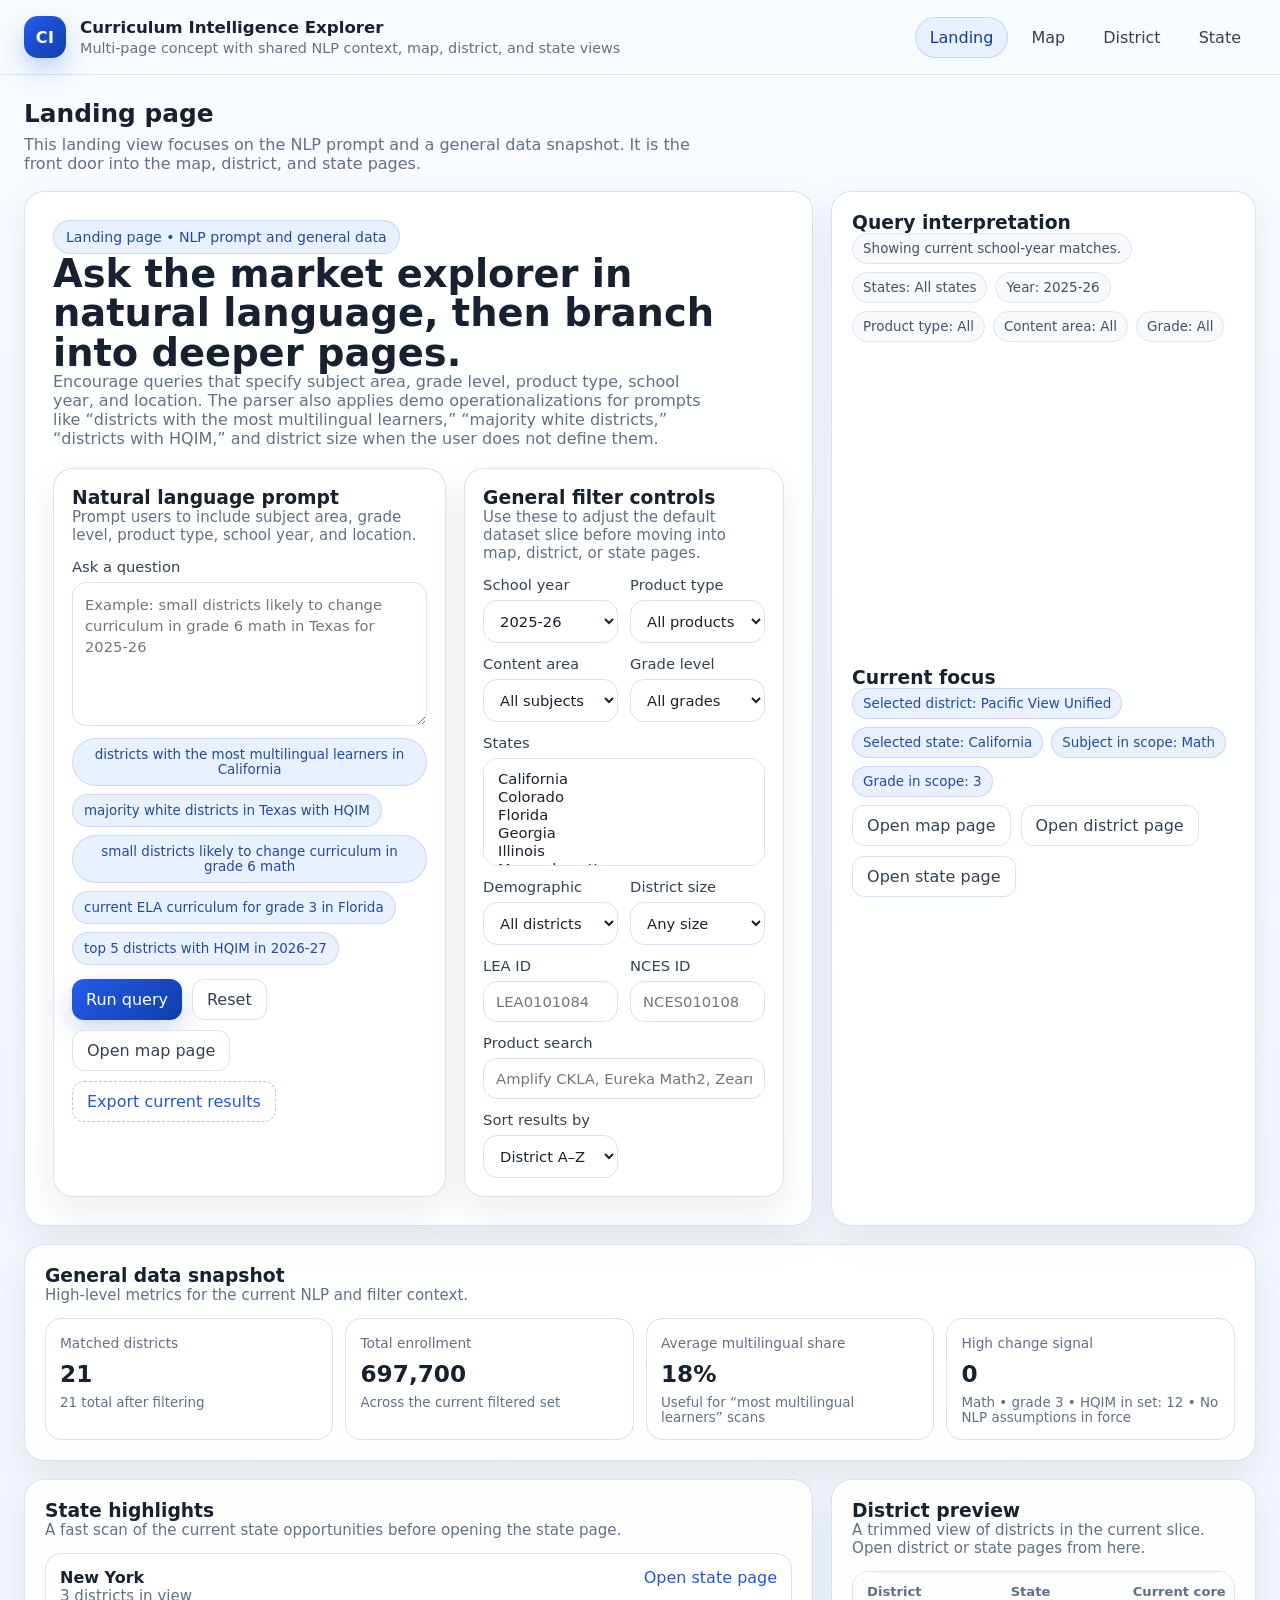
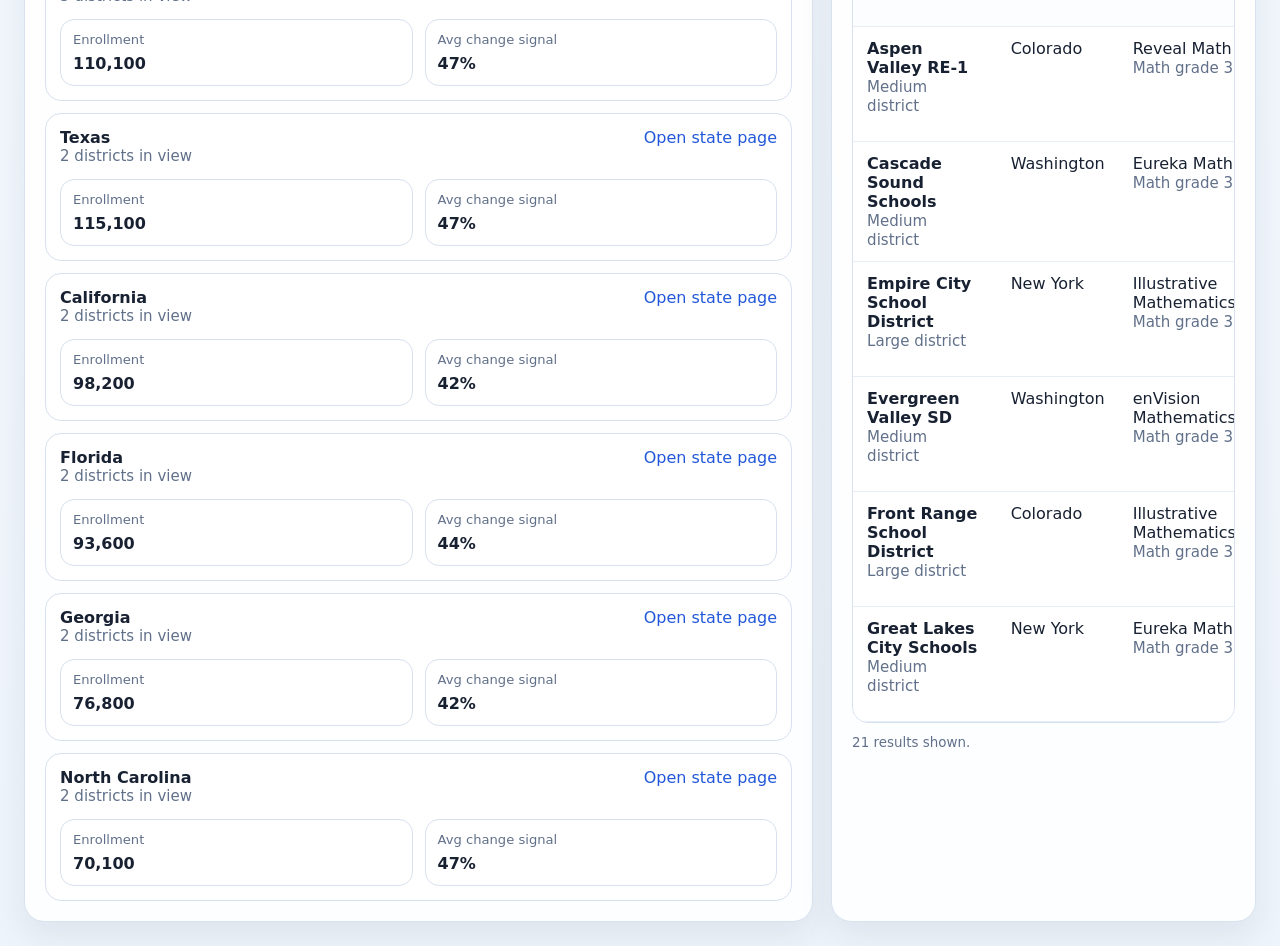
<file: curriculum_intelligence_multipage/index.html>
<!DOCTYPE html>
<html lang="en">
<head>
  <meta charset="utf-8">
  <meta name="viewport" content="width=device-width, initial-scale=1">
  <title>Landing page</title>
  <link rel="stylesheet" href="assets/styles.css">
</head>
<body data-page="landing">
  <header class="site-header">
    <div class="header-inner">
      <div class="brand">
        <div class="logo">CI</div>
        <div>
          <h1>Curriculum Intelligence Explorer</h1>
          <p>Multi-page concept with shared NLP context, map, district, and state views</p>
        </div>
      </div>
      <nav class="nav" aria-label="Primary">
        <a data-page="index.html" href="index.html">Landing</a>
        <a data-page="map.html" href="map.html">Map</a>
        <a data-page="district.html" href="district.html">District</a>
        <a data-page="state.html" href="state.html">State</a>
      </nav>
    </div>
  </header>
  <main class="page">
    <div class="section-header" style="margin-bottom:18px">
      <div>
        <h2 class="page-title">Landing page</h2>
        <p class="page-intro">This landing view focuses on the NLP prompt and a general data snapshot. It is the front door into the map, district, and state pages.</p>
      </div>
    </div>
    
<div class="page-grid landing-grid">
  <section class="panel hero">
    <span class="eyebrow">Landing page • NLP prompt and general data</span>
    <h2>Ask the market explorer in natural language, then branch into deeper pages.</h2>
    <p>Encourage queries that specify subject area, grade level, product type, school year, and location. The parser also applies demo operationalizations for prompts like “districts with the most multilingual learners,” “majority white districts,” “districts with HQIM,” and district size when the user does not define them.</p>
    <div class="hero-grid">
      <div class="panel" style="padding:18px">
        <div class="section-header">
          <div>
            <h3>Natural language prompt</h3>
            <div class="small-text">Prompt users to include subject area, grade level, product type, school year, and location.</div>
          </div>
        </div>
        <label>
          Ask a question
          <textarea id="landingQuery" placeholder="Example: small districts likely to change curriculum in grade 6 math in Texas for 2025-26"></textarea>
        </label>
        <div class="examples" id="landingExamples"></div>
        <div class="button-row">
          <button id="landingRun" class="primary" type="button">Run query</button>
          <button id="landingReset" class="secondary" type="button">Reset</button>
          <a id="landingOpenMap" class="button-link secondary" href="map.html">Open map page</a>
          <button id="landingExport" class="ghost" type="button">Export current results</button>
        </div>
      </div>
      <aside class="panel" style="padding:18px">
        <div class="section-header">
          <div>
            <h3>General filter controls</h3>
            <div class="small-text">Use these to adjust the default dataset slice before moving into map, district, or state pages.</div>
          </div>
        </div>
        <div id="landingFilters"></div>
      </aside>
    </div>
  </section>
  <aside class="panel stack">
    <div>
      <h3>Query interpretation</h3>
      <div class="chip-row" id="landingInterpretation"></div>
    </div>
    <div>
      <h3>Current focus</h3>
      <div id="landingCurrentFocus"></div>
    </div>
  </aside>
  <section class="panel" style="grid-column:1/-1">
    <div class="section-header">
      <div>
        <h3>General data snapshot</h3>
        <div class="small-text">High-level metrics for the current NLP and filter context.</div>
      </div>
    </div>
    <div class="metrics-grid" id="landingMetrics"></div>
  </section>
  <section class="panel">
    <div class="section-header">
      <div>
        <h3>State highlights</h3>
        <div class="small-text">A fast scan of the current state opportunities before opening the state page.</div>
      </div>
    </div>
    <div id="landingStateHighlights"></div>
  </section>
  <section class="panel">
    <div class="section-header">
      <div>
        <h3>District preview</h3>
        <div class="small-text">A trimmed view of districts in the current slice. Open district or state pages from here.</div>
      </div>
    </div>
    <div id="landingDistrictTable"></div>
  </section>
</div>

  </main>
  <script src="assets/app.js"></script>
</body>
</html>
</file>
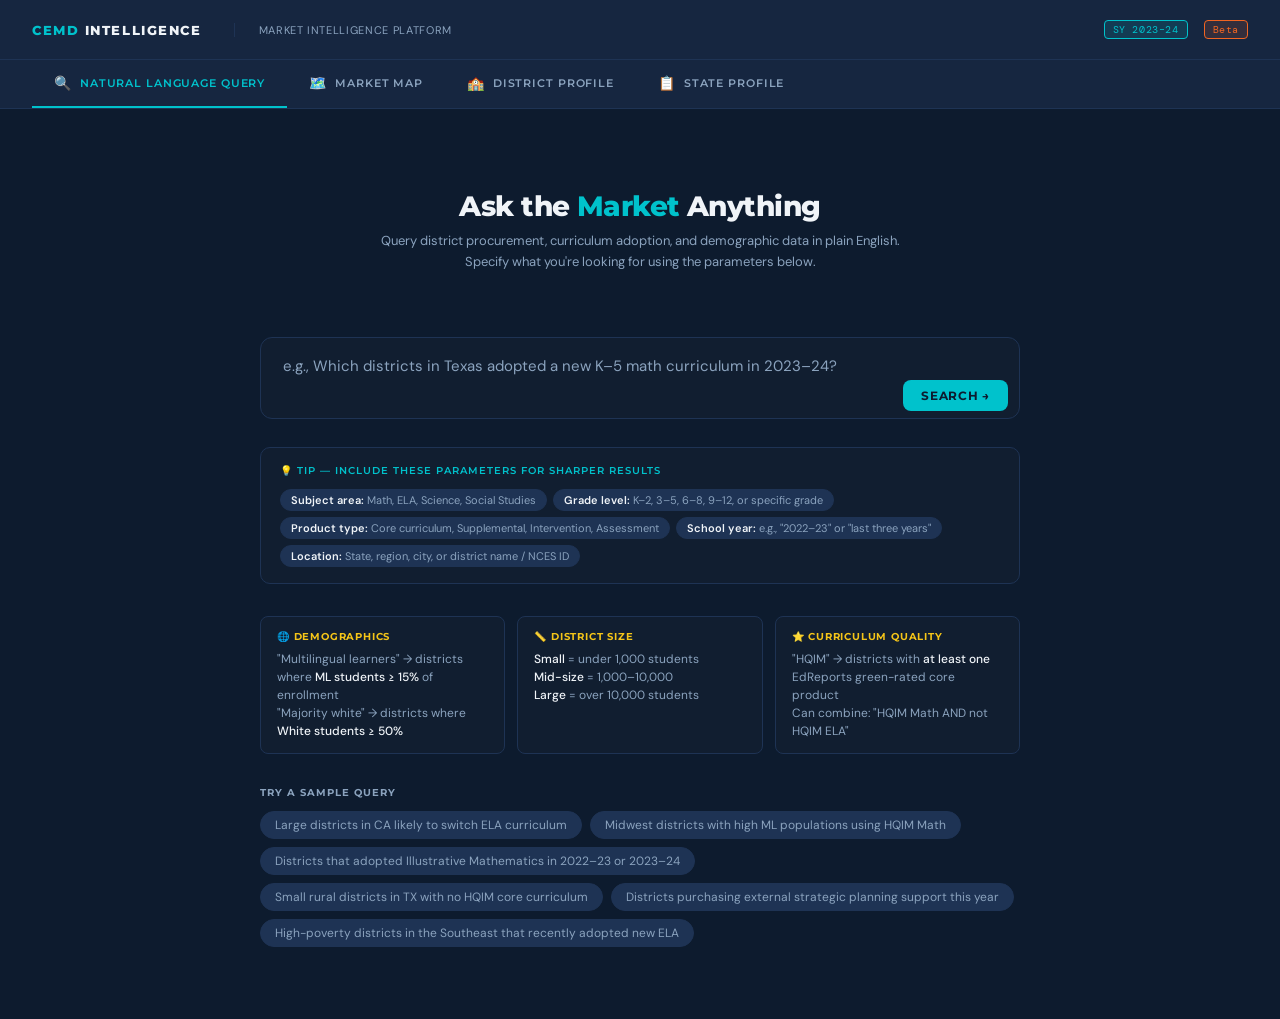
<file: cemd_dashboard.html>
<!DOCTYPE html>
<html lang="en">
<head>
<meta charset="UTF-8">
<meta name="viewport" content="width=device-width, initial-scale=1.0">
<title>CEMD Market Intelligence Dashboard</title>
<link href="https://fonts.googleapis.com/css2?family=Montserrat:wght@300;400;500;600;700;800&family=DM+Mono:wght@400;500&family=DM+Sans:wght@300;400;500&display=swap" rel="stylesheet">
<style>
  :root {
    --night-sky: #0D1B2E;
    --night-sky-mid: #162640;
    --night-sky-light: #1E3354;
    --aqua: #00C2CC;
    --aqua-dim: #00C2CC22;
    --naranja: #F26522;
    --daisy: #F5C518;
    --white: #F0F4F8;
    --muted: #8BA3BE;
    --border: #1E3354;
    --card: #111E30;
    --card-hover: #162640;
    --success: #3DD68C;
    --warn: #F5C518;
    --danger: #F26522;
    --font-head: 'Montserrat', sans-serif;
    --font-body: 'DM Sans', sans-serif;
    --font-mono: 'DM Mono', monospace;
  }

  * { box-sizing: border-box; margin: 0; padding: 0; }

  body {
    background: var(--night-sky);
    color: var(--white);
    font-family: var(--font-body);
    min-height: 100vh;
    font-size: 14px;
  }

  /* ─── HEADER ─── */
  header {
    background: var(--night-sky-mid);
    border-bottom: 1px solid var(--border);
    padding: 0 2rem;
    display: flex;
    align-items: center;
    gap: 2rem;
    height: 60px;
    position: sticky;
    top: 0;
    z-index: 100;
  }
  .logo {
    font-family: var(--font-head);
    font-weight: 800;
    font-size: 13px;
    letter-spacing: .12em;
    text-transform: uppercase;
    color: var(--aqua);
  }
  .logo span { color: var(--white); }
  .header-sub {
    font-size: 11px;
    color: var(--muted);
    letter-spacing: .06em;
    text-transform: uppercase;
    border-left: 1px solid var(--border);
    padding-left: 1.5rem;
  }
  .header-right {
    margin-left: auto;
    display: flex;
    align-items: center;
    gap: 1rem;
  }
  .badge {
    font-size: 10px;
    font-family: var(--font-mono);
    background: var(--aqua-dim);
    color: var(--aqua);
    border: 1px solid var(--aqua);
    border-radius: 4px;
    padding: 2px 8px;
    letter-spacing: .06em;
  }
  .badge.orange { background: #F2652222; color: var(--naranja); border-color: var(--naranja); }

  /* ─── TABS ─── */
  .tabs {
    display: flex;
    gap: 0;
    background: var(--night-sky-mid);
    border-bottom: 1px solid var(--border);
    padding: 0 2rem;
    overflow-x: auto;
  }
  .tab {
    font-family: var(--font-head);
    font-weight: 600;
    font-size: 11px;
    letter-spacing: .08em;
    text-transform: uppercase;
    color: var(--muted);
    padding: 14px 22px;
    cursor: pointer;
    border-bottom: 2px solid transparent;
    transition: all .2s;
    white-space: nowrap;
    display: flex;
    align-items: center;
    gap: 8px;
  }
  .tab:hover { color: var(--white); }
  .tab.active { color: var(--aqua); border-bottom-color: var(--aqua); }
  .tab-icon { font-size: 14px; }

  /* ─── LAYOUT ─── */
  .panel { display: none; padding: 2rem; max-width: 1400px; margin: 0 auto; }
  .panel.active { display: block; }

  /* ─── QUERY PANEL ─── */
  .query-hero {
    text-align: center;
    padding: 3rem 0 2rem;
  }
  .query-hero h1 {
    font-family: var(--font-head);
    font-weight: 800;
    font-size: 28px;
    letter-spacing: -.02em;
    margin-bottom: .5rem;
  }
  .query-hero h1 span { color: var(--aqua); }
  .query-hero p {
    color: var(--muted);
    font-size: 13px;
    max-width: 520px;
    margin: 0 auto 2rem;
    line-height: 1.6;
  }

  .query-box-wrap {
    max-width: 760px;
    margin: 0 auto 1.5rem;
    position: relative;
  }
  .query-input {
    width: 100%;
    background: var(--card);
    border: 1.5px solid var(--border);
    border-radius: 12px;
    padding: 1.1rem 5rem 1.1rem 1.4rem;
    font-family: var(--font-body);
    font-size: 15px;
    color: var(--white);
    outline: none;
    transition: border .2s, box-shadow .2s;
    resize: none;
    min-height: 72px;
    line-height: 1.5;
  }
  .query-input::placeholder { color: var(--muted); }
  .query-input:focus { border-color: var(--aqua); box-shadow: 0 0 0 3px var(--aqua-dim); }
  .query-submit {
    position: absolute;
    right: 12px;
    bottom: 12px;
    background: var(--aqua);
    color: var(--night-sky);
    border: none;
    border-radius: 8px;
    padding: 8px 18px;
    font-family: var(--font-head);
    font-weight: 700;
    font-size: 12px;
    letter-spacing: .06em;
    cursor: pointer;
    transition: all .15s;
    text-transform: uppercase;
  }
  .query-submit:hover { background: #00d9e4; transform: translateY(-1px); }
  .query-submit:active { transform: translateY(0); }

  .param-guide {
    max-width: 760px;
    margin: 0 auto 2rem;
    background: var(--card);
    border: 1px solid var(--border);
    border-radius: 10px;
    padding: 1rem 1.2rem;
  }
  .param-guide-title {
    font-family: var(--font-head);
    font-weight: 600;
    font-size: 10px;
    letter-spacing: .1em;
    text-transform: uppercase;
    color: var(--aqua);
    margin-bottom: .75rem;
  }
  .param-pills {
    display: flex;
    flex-wrap: wrap;
    gap: 6px;
  }
  .param-pill {
    background: var(--night-sky-light);
    border: 1px solid var(--border);
    border-radius: 20px;
    padding: 3px 10px;
    font-size: 11px;
    color: var(--muted);
  }
  .param-pill strong { color: var(--white); font-weight: 600; }

  .smart-mappings {
    max-width: 760px;
    margin: 0 auto 2rem;
    display: grid;
    grid-template-columns: repeat(3, 1fr);
    gap: .75rem;
  }
  .mapping-card {
    background: var(--card);
    border: 1px solid var(--border);
    border-radius: 8px;
    padding: .85rem 1rem;
  }
  .mapping-card-label {
    font-size: 10px;
    font-family: var(--font-head);
    font-weight: 700;
    text-transform: uppercase;
    letter-spacing: .08em;
    color: var(--daisy);
    margin-bottom: .4rem;
  }
  .mapping-card-text { font-size: 12px; color: var(--muted); line-height: 1.5; }
  .mapping-card-text em { color: var(--white); font-style: normal; font-weight: 500; }

  .sample-queries {
    max-width: 760px;
    margin: 0 auto 2.5rem;
  }
  .sample-label {
    font-size: 10px;
    font-family: var(--font-head);
    font-weight: 700;
    text-transform: uppercase;
    letter-spacing: .1em;
    color: var(--muted);
    margin-bottom: .75rem;
  }
  .sample-chips {
    display: flex;
    flex-wrap: wrap;
    gap: 8px;
  }
  .chip {
    background: var(--night-sky-light);
    border: 1px solid var(--border);
    border-radius: 20px;
    padding: 5px 14px;
    font-size: 12px;
    color: var(--muted);
    cursor: pointer;
    transition: all .15s;
  }
  .chip:hover { border-color: var(--aqua); color: var(--aqua); background: var(--aqua-dim); }

  /* Query Results */
  .query-results {
    max-width: 760px;
    margin: 0 auto;
    display: none;
  }
  .query-results.visible { display: block; }
  .results-header {
    display: flex;
    align-items: center;
    justify-content: space-between;
    margin-bottom: 1rem;
  }
  .results-title {
    font-family: var(--font-head);
    font-weight: 700;
    font-size: 13px;
    letter-spacing: .04em;
  }
  .results-meta { font-size: 11px; color: var(--muted); }
  .results-table {
    width: 100%;
    border-collapse: collapse;
    background: var(--card);
    border-radius: 10px;
    overflow: hidden;
    border: 1px solid var(--border);
  }
  .results-table th {
    background: var(--night-sky-light);
    font-family: var(--font-head);
    font-weight: 600;
    font-size: 10px;
    letter-spacing: .1em;
    text-transform: uppercase;
    color: var(--muted);
    padding: 10px 14px;
    text-align: left;
  }
  .results-table td {
    padding: 10px 14px;
    font-size: 12px;
    border-top: 1px solid var(--border);
    vertical-align: middle;
  }
  .results-table tr:hover td { background: var(--card-hover); }
  .pill-score {
    display: inline-block;
    padding: 2px 8px;
    border-radius: 4px;
    font-family: var(--font-mono);
    font-size: 11px;
  }
  .pill-score.high { background: #3DD68C22; color: var(--success); border: 1px solid var(--success); }
  .pill-score.mid { background: #F5C51822; color: var(--daisy); border: 1px solid var(--daisy); }
  .pill-score.low { background: #F2652222; color: var(--naranja); border: 1px solid var(--naranja); }

  .thinking-indicator {
    display: none;
    align-items: center;
    gap: 10px;
    color: var(--muted);
    font-size: 13px;
    padding: 1.5rem 0;
    max-width: 760px;
    margin: 0 auto;
  }
  .thinking-indicator.visible { display: flex; }
  .dots span {
    display: inline-block;
    width: 6px;
    height: 6px;
    background: var(--aqua);
    border-radius: 50%;
    animation: dot-bounce 1.2s infinite;
  }
  .dots span:nth-child(2) { animation-delay: .2s; }
  .dots span:nth-child(3) { animation-delay: .4s; }
  @keyframes dot-bounce {
    0%, 80%, 100% { transform: translateY(0); opacity: .4; }
    40% { transform: translateY(-6px); opacity: 1; }
  }

  /* ─── MAP PANEL ─── */
  .map-layout {
    display: grid;
    grid-template-columns: 240px 1fr;
    gap: 1.5rem;
    min-height: calc(100vh - 180px);
  }
  .filter-sidebar {
    background: var(--card);
    border: 1px solid var(--border);
    border-radius: 12px;
    padding: 1.2rem;
    height: fit-content;
    position: sticky;
    top: 80px;
  }
  .filter-title {
    font-family: var(--font-head);
    font-weight: 700;
    font-size: 11px;
    letter-spacing: .1em;
    text-transform: uppercase;
    color: var(--aqua);
    margin-bottom: 1.2rem;
    display: flex;
    align-items: center;
    justify-content: space-between;
  }
  .filter-reset {
    font-size: 10px;
    color: var(--muted);
    cursor: pointer;
    font-weight: 400;
    text-transform: none;
    letter-spacing: 0;
  }
  .filter-reset:hover { color: var(--naranja); }
  .filter-group { margin-bottom: 1.2rem; }
  .filter-group label {
    display: block;
    font-family: var(--font-head);
    font-weight: 600;
    font-size: 10px;
    letter-spacing: .08em;
    text-transform: uppercase;
    color: var(--muted);
    margin-bottom: .5rem;
  }
  .filter-select, .filter-input {
    width: 100%;
    background: var(--night-sky-light);
    border: 1px solid var(--border);
    border-radius: 6px;
    padding: 7px 10px;
    color: var(--white);
    font-family: var(--font-body);
    font-size: 12px;
    outline: none;
    cursor: pointer;
    transition: border .15s;
    -webkit-appearance: none;
  }
  .filter-select:focus, .filter-input:focus { border-color: var(--aqua); }
  .filter-select option { background: var(--night-sky); }
  .filter-checkboxes { display: flex; flex-direction: column; gap: 6px; }
  .filter-check {
    display: flex;
    align-items: center;
    gap: 8px;
    font-size: 12px;
    color: var(--muted);
    cursor: pointer;
  }
  .filter-check input[type="checkbox"] { accent-color: var(--aqua); width: 13px; height: 13px; cursor: pointer; }
  .filter-check:hover { color: var(--white); }
  .filter-check input:checked + span { color: var(--white); }
  .apply-btn {
    width: 100%;
    background: var(--aqua);
    color: var(--night-sky);
    border: none;
    border-radius: 8px;
    padding: 10px;
    font-family: var(--font-head);
    font-weight: 700;
    font-size: 11px;
    letter-spacing: .08em;
    text-transform: uppercase;
    cursor: pointer;
    transition: all .15s;
    margin-top: .5rem;
  }
  .apply-btn:hover { background: #00d9e4; }

  .map-main { display: flex; flex-direction: column; gap: 1.5rem; }
  .map-toolbar {
    display: flex;
    align-items: center;
    justify-content: space-between;
    gap: 1rem;
  }
  .map-stats { display: flex; gap: 1.5rem; }
  .stat-item { display: flex; flex-direction: column; gap: 2px; }
  .stat-val {
    font-family: var(--font-head);
    font-weight: 800;
    font-size: 22px;
    letter-spacing: -.02em;
    color: var(--aqua);
  }
  .stat-label { font-size: 10px; color: var(--muted); text-transform: uppercase; letter-spacing: .08em; }
  .export-btn {
    display: flex;
    align-items: center;
    gap: 6px;
    background: transparent;
    border: 1.5px solid var(--border);
    border-radius: 8px;
    padding: 8px 16px;
    color: var(--white);
    font-family: var(--font-head);
    font-weight: 600;
    font-size: 11px;
    letter-spacing: .06em;
    text-transform: uppercase;
    cursor: pointer;
    transition: all .15s;
  }
  .export-btn:hover { border-color: var(--daisy); color: var(--daisy); }

  .us-map-container {
    background: var(--card);
    border: 1px solid var(--border);
    border-radius: 12px;
    padding: 1.5rem;
    position: relative;
    overflow: hidden;
  }
  .us-map-container svg { width: 100%; height: auto; max-height: 380px; }

  /* SVG state styles */
  .state-path {
    fill: var(--night-sky-light);
    stroke: var(--night-sky);
    stroke-width: 0.5;
    cursor: pointer;
    transition: fill .15s;
  }
  .state-path:hover { fill: #2a4a6e; }
  .state-path.active { fill: var(--aqua); opacity: .85; }
  .state-path.hot { fill: var(--naranja); opacity: .75; }
  .state-path.warm { fill: var(--daisy); opacity: .65; }

  .map-legend {
    display: flex;
    gap: 1.5rem;
    margin-top: 1rem;
    flex-wrap: wrap;
  }
  .legend-item { display: flex; align-items: center; gap: 6px; font-size: 11px; color: var(--muted); }
  .legend-dot { width: 10px; height: 10px; border-radius: 2px; }

  .results-grid {
    background: var(--card);
    border: 1px solid var(--border);
    border-radius: 12px;
    overflow: hidden;
  }
  .results-grid-header {
    background: var(--night-sky-light);
    padding: 12px 16px;
    display: flex;
    align-items: center;
    justify-content: space-between;
  }
  .results-count {
    font-family: var(--font-head);
    font-weight: 700;
    font-size: 12px;
    letter-spacing: .04em;
  }
  .results-count span { color: var(--aqua); }

  /* ─── DISTRICT PANEL ─── */
  .district-search-bar {
    display: flex;
    gap: 1rem;
    margin-bottom: 2rem;
    align-items: center;
  }
  .district-search-bar input {
    flex: 1;
    background: var(--card);
    border: 1.5px solid var(--border);
    border-radius: 8px;
    padding: 10px 14px;
    color: var(--white);
    font-family: var(--font-body);
    font-size: 14px;
    outline: none;
    transition: border .15s;
  }
  .district-search-bar input:focus { border-color: var(--aqua); }
  .district-search-bar input::placeholder { color: var(--muted); }
  .btn-primary {
    background: var(--aqua);
    color: var(--night-sky);
    border: none;
    border-radius: 8px;
    padding: 10px 22px;
    font-family: var(--font-head);
    font-weight: 700;
    font-size: 12px;
    letter-spacing: .06em;
    text-transform: uppercase;
    cursor: pointer;
    white-space: nowrap;
    transition: all .15s;
  }
  .btn-primary:hover { background: #00d9e4; }
  .btn-outline {
    background: transparent;
    color: var(--white);
    border: 1.5px solid var(--border);
    border-radius: 8px;
    padding: 10px 22px;
    font-family: var(--font-head);
    font-weight: 700;
    font-size: 12px;
    letter-spacing: .06em;
    text-transform: uppercase;
    cursor: pointer;
    white-space: nowrap;
    transition: all .15s;
  }
  .btn-outline:hover { border-color: var(--naranja); color: var(--naranja); }

  .district-layout {
    display: grid;
    grid-template-columns: 1fr 1fr;
    gap: 1.2rem;
  }
  .district-card {
    background: var(--card);
    border: 1px solid var(--border);
    border-radius: 12px;
    padding: 1.3rem;
  }
  .district-card.full { grid-column: 1 / -1; }
  .card-title {
    font-family: var(--font-head);
    font-weight: 700;
    font-size: 11px;
    letter-spacing: .1em;
    text-transform: uppercase;
    color: var(--aqua);
    margin-bottom: 1rem;
    display: flex;
    align-items: center;
    gap: .5rem;
  }
  .district-name {
    font-family: var(--font-head);
    font-weight: 800;
    font-size: 20px;
    letter-spacing: -.02em;
    margin-bottom: .2rem;
  }
  .district-meta { font-size: 12px; color: var(--muted); margin-bottom: 1rem; }
  .nces-id {
    font-family: var(--font-mono);
    font-size: 11px;
    background: var(--night-sky-light);
    color: var(--daisy);
    padding: 3px 8px;
    border-radius: 4px;
    display: inline-block;
  }

  .demo-grid {
    display: grid;
    grid-template-columns: repeat(2, 1fr);
    gap: .75rem;
  }
  .demo-item {}
  .demo-label { font-size: 10px; color: var(--muted); text-transform: uppercase; letter-spacing: .08em; margin-bottom: 3px; }
  .demo-val { font-family: var(--font-head); font-weight: 600; font-size: 14px; }

  .progress-bar-wrap { margin-bottom: .6rem; }
  .progress-label {
    display: flex;
    justify-content: space-between;
    font-size: 11px;
    color: var(--muted);
    margin-bottom: 3px;
  }
  .progress-label span:last-child { color: var(--white); font-weight: 600; }
  .progress-track {
    height: 5px;
    background: var(--night-sky-light);
    border-radius: 10px;
    overflow: hidden;
  }
  .progress-fill {
    height: 100%;
    border-radius: 10px;
    background: var(--aqua);
    transition: width .4s ease;
  }
  .progress-fill.orange { background: var(--naranja); }
  .progress-fill.yellow { background: var(--daisy); }
  .progress-fill.green { background: var(--success); }

  .predict-grid {
    display: flex;
    flex-direction: column;
    gap: .8rem;
  }
  .predict-row {
    display: flex;
    align-items: center;
    gap: 1rem;
    padding: .7rem;
    background: var(--night-sky-light);
    border-radius: 8px;
  }
  .predict-subject { flex: 1; font-size: 12px; }
  .predict-grade { font-size: 11px; color: var(--muted); margin-top: 1px; }
  .predict-score-ring {
    width: 48px;
    height: 48px;
    border-radius: 50%;
    display: flex;
    align-items: center;
    justify-content: center;
    font-family: var(--font-mono);
    font-weight: 500;
    font-size: 13px;
    border: 3px solid;
    flex-shrink: 0;
  }
  .ring-high { border-color: var(--success); color: var(--success); background: #3DD68C11; }
  .ring-mid { border-color: var(--daisy); color: var(--daisy); background: #F5C51811; }
  .ring-low { border-color: var(--muted); color: var(--muted); background: transparent; }
  .predict-trend { font-size: 10px; }
  .trend-up { color: var(--success); }
  .trend-down { color: var(--muted); }

  .curriculum-table {
    width: 100%;
    border-collapse: collapse;
    font-size: 12px;
  }
  .curriculum-table th {
    font-family: var(--font-head);
    font-weight: 600;
    font-size: 10px;
    letter-spacing: .08em;
    text-transform: uppercase;
    color: var(--muted);
    padding: 0 0 8px;
    text-align: left;
    border-bottom: 1px solid var(--border);
  }
  .curriculum-table td {
    padding: 8px 0;
    border-bottom: 1px solid var(--border);
    color: var(--white);
  }
  .curriculum-table tr:last-child td { border-bottom: none; }
  .hqim-tag {
    font-size: 9px;
    background: #3DD68C22;
    color: var(--success);
    border: 1px solid var(--success);
    border-radius: 3px;
    padding: 1px 5px;
    font-family: var(--font-head);
    font-weight: 700;
    letter-spacing: .06em;
    margin-left: 6px;
  }

  .asset-list { display: flex; flex-direction: column; gap: .5rem; }
  .asset-item {
    display: flex;
    align-items: center;
    gap: 10px;
    padding: .6rem .8rem;
    background: var(--night-sky-light);
    border-radius: 8px;
    font-size: 12px;
    cursor: pointer;
    transition: background .15s;
  }
  .asset-item:hover { background: #2a3f5a; }
  .asset-icon { font-size: 16px; }
  .asset-name { flex: 1; }
  .asset-date { font-size: 10px; color: var(--muted); }

  .contacts-list { display: flex; flex-direction: column; gap: .75rem; }
  .contact-row {
    display: flex;
    align-items: center;
    gap: .75rem;
    padding: .6rem;
    background: var(--night-sky-light);
    border-radius: 8px;
  }
  .contact-avatar {
    width: 34px;
    height: 34px;
    border-radius: 50%;
    background: var(--aqua-dim);
    border: 2px solid var(--aqua);
    display: flex;
    align-items: center;
    justify-content: center;
    font-family: var(--font-head);
    font-weight: 700;
    font-size: 12px;
    color: var(--aqua);
    flex-shrink: 0;
  }
  .contact-info { flex: 1; }
  .contact-name { font-size: 12px; font-weight: 500; }
  .contact-role { font-size: 10px; color: var(--muted); }
  .contact-email { font-size: 10px; color: var(--aqua); font-family: var(--font-mono); }

  .report-preview {
    background: var(--night-sky-light);
    border: 1px dashed var(--border);
    border-radius: 8px;
    padding: 2rem;
    text-align: center;
    cursor: pointer;
    transition: border .15s;
  }
  .report-preview:hover { border-color: var(--naranja); }
  .report-preview-icon { font-size: 36px; margin-bottom: .5rem; }
  .report-preview-label { font-size: 12px; color: var(--muted); }
  .report-preview-label span { color: var(--naranja); font-weight: 600; }

  /* ─── STATE PANEL ─── */
  .state-selector-row {
    display: flex;
    gap: 1rem;
    margin-bottom: 2rem;
    align-items: center;
  }
  .state-select-large {
    background: var(--card);
    border: 1.5px solid var(--border);
    border-radius: 8px;
    padding: 10px 14px;
    color: var(--white);
    font-family: var(--font-head);
    font-weight: 600;
    font-size: 15px;
    outline: none;
    cursor: pointer;
    -webkit-appearance: none;
    min-width: 240px;
    transition: border .15s;
  }
  .state-select-large:focus { border-color: var(--aqua); }
  .state-select-large option { background: var(--night-sky); }

  .state-layout {
    display: grid;
    grid-template-columns: 1fr 1fr;
    gap: 1.2rem;
  }
  .state-card {
    background: var(--card);
    border: 1px solid var(--border);
    border-radius: 12px;
    padding: 1.3rem;
  }
  .state-card.full { grid-column: 1 / -1; }
  .rank-list { display: flex; flex-direction: column; gap: .5rem; }
  .rank-item {
    display: flex;
    align-items: center;
    gap: .8rem;
    padding: .5rem .75rem;
    background: var(--night-sky-light);
    border-radius: 8px;
  }
  .rank-num {
    font-family: var(--font-mono);
    font-size: 12px;
    color: var(--muted);
    width: 18px;
    text-align: center;
    flex-shrink: 0;
  }
  .rank-num.gold { color: var(--daisy); }
  .rank-curriculum { flex: 1; font-size: 12px; }
  .rank-pct {
    font-family: var(--font-mono);
    font-size: 11px;
    color: var(--aqua);
  }
  .rank-bar {
    width: 80px;
    height: 4px;
    background: var(--night-sky);
    border-radius: 4px;
    overflow: hidden;
  }
  .rank-bar-fill { height: 100%; background: var(--aqua); border-radius: 4px; }

  .policy-list { display: flex; flex-direction: column; gap: .75rem; }
  .policy-item {
    border: 1px solid var(--border);
    border-radius: 8px;
    padding: .85rem 1rem;
  }
  .policy-header { display: flex; align-items: flex-start; justify-content: space-between; gap: .5rem; margin-bottom: .3rem; }
  .policy-name { font-size: 13px; font-weight: 500; }
  .policy-tag {
    font-size: 9px;
    font-family: var(--font-head);
    font-weight: 700;
    letter-spacing: .06em;
    padding: 2px 7px;
    border-radius: 3px;
    flex-shrink: 0;
    text-transform: uppercase;
  }
  .tag-active { background: #3DD68C22; color: var(--success); border: 1px solid var(--success); }
  .tag-pending { background: #F5C51822; color: var(--daisy); border: 1px solid var(--daisy); }
  .tag-monitoring { background: #F2652222; color: var(--naranja); border: 1px solid var(--naranja); }
  .policy-desc { font-size: 11px; color: var(--muted); line-height: 1.5; }

  .state-snapshot {
    display: grid;
    grid-template-columns: repeat(4, 1fr);
    gap: 1rem;
  }
  .snap-item {
    background: var(--night-sky-light);
    border-radius: 8px;
    padding: .85rem 1rem;
  }
  .snap-val {
    font-family: var(--font-head);
    font-weight: 800;
    font-size: 20px;
    letter-spacing: -.02em;
    color: var(--aqua);
  }
  .snap-label { font-size: 10px; color: var(--muted); text-transform: uppercase; letter-spacing: .08em; margin-top: 2px; }

  /* Loading animation */
  @keyframes fadeIn { from { opacity: 0; transform: translateY(8px); } to { opacity: 1; transform: translateY(0); } }
  .fade-in { animation: fadeIn .3s ease forwards; }

  /* Scrollbar */
  ::-webkit-scrollbar { width: 6px; height: 6px; }
  ::-webkit-scrollbar-track { background: var(--night-sky); }
  ::-webkit-scrollbar-thumb { background: var(--border); border-radius: 3px; }
  ::-webkit-scrollbar-thumb:hover { background: var(--muted); }

  /* US Map */
  .map-tooltip {
    position: absolute;
    background: var(--night-sky-mid);
    border: 1px solid var(--aqua);
    border-radius: 6px;
    padding: 8px 12px;
    font-size: 11px;
    pointer-events: none;
    display: none;
    z-index: 10;
  }
  .map-tooltip strong { font-family: var(--font-head); font-weight: 700; display: block; margin-bottom: 2px; }
</style>
</head>
<body>

<header>
  <div class="logo">CEMD <span>Intelligence</span></div>
  <div class="header-sub">Market Intelligence Platform</div>
  <div class="header-right">
    <span class="badge">SY 2023–24</span>
    <span class="badge orange">Beta</span>
  </div>
</header>

<nav class="tabs">
  <div class="tab active" onclick="switchTab('query')">
    <span class="tab-icon">🔍</span> Natural Language Query
  </div>
  <div class="tab" onclick="switchTab('map')">
    <span class="tab-icon">🗺️</span> Market Map
  </div>
  <div class="tab" onclick="switchTab('district')">
    <span class="tab-icon">🏫</span> District Profile
  </div>
  <div class="tab" onclick="switchTab('state')">
    <span class="tab-icon">📋</span> State Profile
  </div>
</nav>

<!-- ═══════════════════════════════════════════ -->
<!-- QUERY PANEL                                 -->
<!-- ═══════════════════════════════════════════ -->
<div id="panel-query" class="panel active">
  <div class="query-hero">
    <h1>Ask the <span>Market</span> Anything</h1>
    <p>Query district procurement, curriculum adoption, and demographic data in plain English. Specify what you're looking for using the parameters below.</p>
  </div>

  <div class="query-box-wrap">
    <textarea class="query-input" id="queryInput" rows="2"
      placeholder="e.g., Which districts in Texas adopted a new K–5 math curriculum in 2023–24?"></textarea>
    <button class="query-submit" onclick="runQuery()">Search →</button>
  </div>

  <div class="param-guide">
    <div class="param-guide-title">💡 Tip — Include these parameters for sharper results</div>
    <div class="param-pills">
      <div class="param-pill"><strong>Subject area:</strong> Math, ELA, Science, Social Studies</div>
      <div class="param-pill"><strong>Grade level:</strong> K–2, 3–5, 6–8, 9–12, or specific grade</div>
      <div class="param-pill"><strong>Product type:</strong> Core curriculum, Supplemental, Intervention, Assessment</div>
      <div class="param-pill"><strong>School year:</strong> e.g., "2022–23" or "last three years"</div>
      <div class="param-pill"><strong>Location:</strong> State, region, city, or district name / NCES ID</div>
    </div>
  </div>

  <div class="smart-mappings">
    <div class="mapping-card">
      <div class="mapping-card-label">🌐 Demographics</div>
      <div class="mapping-card-text">
        "Multilingual learners" → districts where <em>ML students ≥ 15%</em> of enrollment<br>
        "Majority white" → districts where <em>White students ≥ 50%</em>
      </div>
    </div>
    <div class="mapping-card">
      <div class="mapping-card-label">📏 District Size</div>
      <div class="mapping-card-text">
        <em>Small</em> = under 1,000 students<br>
        <em>Mid-size</em> = 1,000–10,000<br>
        <em>Large</em> = over 10,000 students
      </div>
    </div>
    <div class="mapping-card">
      <div class="mapping-card-label">⭐ Curriculum Quality</div>
      <div class="mapping-card-text">
        "HQIM" → districts with <em>at least one</em> EdReports green-rated core product<br>
        Can combine: "HQIM Math AND not HQIM ELA"
      </div>
    </div>
  </div>

  <div class="sample-queries">
    <div class="sample-label">Try a sample query</div>
    <div class="sample-chips">
      <div class="chip" onclick="fillQuery(this)">Large districts in CA likely to switch ELA curriculum</div>
      <div class="chip" onclick="fillQuery(this)">Midwest districts with high ML populations using HQIM Math</div>
      <div class="chip" onclick="fillQuery(this)">Districts that adopted Illustrative Mathematics in 2022–23 or 2023–24</div>
      <div class="chip" onclick="fillQuery(this)">Small rural districts in TX with no HQIM core curriculum</div>
      <div class="chip" onclick="fillQuery(this)">Districts purchasing external strategic planning support this year</div>
      <div class="chip" onclick="fillQuery(this)">High-poverty districts in the Southeast that recently adopted new ELA</div>
    </div>
  </div>

  <div class="thinking-indicator" id="thinkingIndicator">
    <div class="dots">
      <span></span><span></span><span></span>
    </div>
    <span id="thinkingText">Parsing query and applying parameter mappings…</span>
  </div>

  <div class="query-results" id="queryResults">
    <div class="results-header">
      <div class="results-title" id="resultsTitle">Results</div>
      <div style="display:flex;gap:.75rem;align-items:center">
        <div class="results-meta" id="resultsMeta"></div>
        <button class="export-btn" onclick="alert('Exporting CSV…')">⬇ Export</button>
      </div>
    </div>
    <table class="results-table" id="resultsTable">
      <thead id="resultsHead"></thead>
      <tbody id="resultsBody"></tbody>
    </table>
  </div>
</div>

<!-- ═══════════════════════════════════════════ -->
<!-- MAP PANEL                                   -->
<!-- ═══════════════════════════════════════════ -->
<div id="panel-map" class="panel">
  <div class="map-layout">
    <div class="filter-sidebar">
      <div class="filter-title">Filters <span class="filter-reset" onclick="resetFilters()">Reset all</span></div>

      <div class="filter-group">
        <label>Academic Year</label>
        <select class="filter-select" id="f-year">
          <option>2023–24</option>
          <option>2022–23</option>
          <option>2021–22</option>
          <option>2020–21</option>
        </select>
      </div>

      <div class="filter-group">
        <label>Content Area</label>
        <select class="filter-select" id="f-content">
          <option value="">All</option>
          <option>Math</option>
          <option>ELA / Literacy</option>
          <option>Science</option>
          <option>Social Studies</option>
        </select>
      </div>

      <div class="filter-group">
        <label>Grade Level</label>
        <select class="filter-select" id="f-grade">
          <option value="">All Grades</option>
          <option>K–2</option>
          <option>3–5</option>
          <option>6–8</option>
          <option>9–12</option>
        </select>
      </div>

      <div class="filter-group">
        <label>Product Type</label>
        <div class="filter-checkboxes">
          <label class="filter-check"><input type="checkbox" checked><span>Core Curriculum</span></label>
          <label class="filter-check"><input type="checkbox"><span>Supplemental</span></label>
          <label class="filter-check"><input type="checkbox"><span>Intervention</span></label>
          <label class="filter-check"><input type="checkbox"><span>Assessment</span></label>
          <label class="filter-check"><input type="checkbox"><span>Professional Learning</span></label>
        </div>
      </div>

      <div class="filter-group">
        <label>State</label>
        <select class="filter-select" id="f-state">
          <option value="">All States</option>
          <option>California</option>
          <option>Texas</option>
          <option>Florida</option>
          <option>New York</option>
          <option>Illinois</option>
          <option>Ohio</option>
          <option>Georgia</option>
          <option>Michigan</option>
          <option>North Carolina</option>
          <option>Pennsylvania</option>
        </select>
      </div>

      <div class="filter-group">
        <label>LEA ID (NCES)</label>
        <input type="text" class="filter-input" placeholder="e.g. 0600009" id="f-lea">
      </div>

      <div class="filter-group">
        <label>HQIM Only</label>
        <div class="filter-checkboxes">
          <label class="filter-check"><input type="checkbox" id="f-hqim"><span>EdReports Green-rated only</span></label>
        </div>
      </div>

      <button class="apply-btn" onclick="applyFilters()">Apply Filters</button>
    </div>

    <div class="map-main">
      <div class="map-toolbar">
        <div class="map-stats">
          <div class="stat-item">
            <div class="stat-val" id="map-district-count">12,847</div>
            <div class="stat-label">Districts</div>
          </div>
          <div class="stat-item">
            <div class="stat-val" id="map-product-count">3.2M</div>
            <div class="stat-label">Students</div>
          </div>
          <div class="stat-item">
            <div class="stat-val" id="map-state-count">50</div>
            <div class="stat-label">States</div>
          </div>
        </div>
        <button class="export-btn" onclick="exportMap()">⬇ Export All Results</button>
      </div>

      <div class="us-map-container" id="mapContainer">
        <div class="map-tooltip" id="mapTooltip"></div>
        <svg viewBox="0 0 960 600" xmlns="http://www.w3.org/2000/svg" id="usSvg">
          <!-- Simplified US state paths -->
          <g id="states"></g>
        </svg>
        <div class="map-legend">
          <div class="legend-item"><div class="legend-dot" style="background:var(--naranja)"></div> High adoption activity</div>
          <div class="legend-item"><div class="legend-dot" style="background:var(--daisy)"></div> Moderate activity</div>
          <div class="legend-item"><div class="legend-dot" style="background:var(--night-sky-light)"></div> Low / no data</div>
        </div>
      </div>

      <div class="results-grid">
        <div class="results-grid-header">
          <div class="results-count">Showing <span id="showingCount">25</span> of <span id="totalCount">12,847</span> districts</div>
          <div style="font-size:11px;color:var(--muted)">Sorted by adoption date ↓</div>
        </div>
        <table class="results-table" style="border-radius:0;border:none">
          <thead>
            <tr>
              <th>District</th>
              <th>State</th>
              <th>Product</th>
              <th>Content Area</th>
              <th>Grade</th>
              <th>Year</th>
              <th>HQIM</th>
            </tr>
          </thead>
          <tbody id="mapTableBody"></tbody>
        </table>
      </div>
    </div>
  </div>
</div>

<!-- ═══════════════════════════════════════════ -->
<!-- DISTRICT PANEL                              -->
<!-- ═══════════════════════════════════════════ -->
<div id="panel-district" class="panel">
  <div class="district-search-bar">
    <input type="text" id="districtSearch" placeholder="Search by district name or NCES ID…" value="Los Angeles Unified School District">
    <button class="btn-primary" onclick="loadDistrict()">Load Profile</button>
    <button class="btn-outline" onclick="alert('Opening district leader report PDF…')">📄 District Leader Report</button>
  </div>

  <div class="district-layout" id="districtLayout">

    <!-- Identity -->
    <div class="district-card">
      <div class="card-title">🏫 District Identity</div>
      <div class="district-name">Los Angeles USD</div>
      <div class="district-meta">Los Angeles County, California</div>
      <div class="nces-id">NCES ID: 0622710</div>
      <br>
      <table class="curriculum-table">
        <tr><td style="color:var(--muted);width:130px">LEA Type</td><td>Regular Public</td></tr>
        <tr><td style="color:var(--muted)">Locale</td><td>Urban (11)</td></tr>
        <tr><td style="color:var(--muted)">Enrollment</td><td>562,000 students</td></tr>
        <tr><td style="color:var(--muted)">Schools</td><td>1,022 schools</td></tr>
      </table>
    </div>

    <!-- Demographics -->
    <div class="district-card">
      <div class="card-title">📊 Demographics</div>
      <div class="demo-grid">
        <div class="demo-item"><div class="demo-label">Free/Reduced Lunch</div><div class="demo-val">80.1%</div></div>
        <div class="demo-item"><div class="demo-label">English Learners</div><div class="demo-val">33.2%</div></div>
        <div class="demo-item"><div class="demo-label">Students w/ Disabilities</div><div class="demo-val">11.4%</div></div>
        <div class="demo-item"><div class="demo-label">Homeless</div><div class="demo-val">3.8%</div></div>
      </div>
      <br>
      <div class="progress-bar-wrap">
        <div class="progress-label"><span>Hispanic / Latino</span><span>73.4%</span></div>
        <div class="progress-track"><div class="progress-fill orange" style="width:73.4%"></div></div>
      </div>
      <div class="progress-bar-wrap">
        <div class="progress-label"><span>Black / African American</span><span>8.8%</span></div>
        <div class="progress-track"><div class="progress-fill" style="width:8.8%;background:var(--aqua)"></div></div>
      </div>
      <div class="progress-bar-wrap">
        <div class="progress-label"><span>White</span><span>8.5%</span></div>
        <div class="progress-track"><div class="progress-fill" style="width:8.5%;background:var(--muted)"></div></div>
      </div>
      <div class="progress-bar-wrap">
        <div class="progress-label"><span>Asian</span><span>6.1%</span></div>
        <div class="progress-track"><div class="progress-fill yellow" style="width:6.1%"></div></div>
      </div>
    </div>

    <!-- Predictive -->
    <div class="district-card">
      <div class="card-title">🎯 Predictive: Likelihood to Change Curriculum</div>
      <div class="predict-grid">
        <div class="predict-row">
          <div>
            <div class="predict-subject">K–5 Math</div>
            <div class="predict-grade">Core / Next 18 months</div>
          </div>
          <div class="predict-score-ring ring-high">74%</div>
          <div class="predict-trend trend-up">↑ Rising</div>
        </div>
        <div class="predict-row">
          <div>
            <div class="predict-subject">6–8 Math</div>
            <div class="predict-grade">Core / Next 18 months</div>
          </div>
          <div class="predict-score-ring ring-mid">48%</div>
          <div class="predict-trend trend-down">→ Stable</div>
        </div>
        <div class="predict-row">
          <div>
            <div class="predict-subject">K–5 ELA</div>
            <div class="predict-grade">Core / Next 18 months</div>
          </div>
          <div class="predict-score-ring ring-high">81%</div>
          <div class="predict-trend trend-up">↑ Rising</div>
        </div>
        <div class="predict-row">
          <div>
            <div class="predict-subject">6–8 ELA</div>
            <div class="predict-grade">Core / Next 18 months</div>
          </div>
          <div class="predict-score-ring ring-low">22%</div>
          <div class="predict-trend trend-down">↓ Low signal</div>
        </div>
      </div>
    </div>

    <!-- Current Curriculum -->
    <div class="district-card">
      <div class="card-title">📚 Current Core Curriculum</div>
      <table class="curriculum-table">
        <thead>
          <tr>
            <th>Subject</th>
            <th>Grade</th>
            <th>Product</th>
            <th>Year</th>
          </tr>
        </thead>
        <tbody>
          <tr>
            <td>Math</td>
            <td>K–5</td>
            <td>Eureka Math <span class="hqim-tag">HQIM</span></td>
            <td>2021</td>
          </tr>
          <tr>
            <td>Math</td>
            <td>6–8</td>
            <td>Illustrative Math <span class="hqim-tag">HQIM</span></td>
            <td>2022</td>
          </tr>
          <tr>
            <td>ELA</td>
            <td>K–5</td>
            <td>Into Reading</td>
            <td>2020</td>
          </tr>
          <tr>
            <td>ELA</td>
            <td>6–8</td>
            <td>StudySync <span class="hqim-tag">HQIM</span></td>
            <td>2021</td>
          </tr>
          <tr>
            <td>Science</td>
            <td>K–8</td>
            <td>Amplify Science</td>
            <td>2023</td>
          </tr>
        </tbody>
      </table>
    </div>

    <!-- Assets -->
    <div class="district-card">
      <div class="card-title">📁 Available Assets</div>
      <div class="asset-list">
        <div class="asset-item">
          <div class="asset-icon">📋</div>
          <div class="asset-name">Strategic Plan 2022–2027</div>
          <div class="asset-date">Sep 2022</div>
        </div>
        <div class="asset-item">
          <div class="asset-icon">📋</div>
          <div class="asset-name">Strategic Plan 2018–2022</div>
          <div class="asset-date">Aug 2018</div>
        </div>
        <div class="asset-item">
          <div class="asset-icon">🔨</div>
          <div class="asset-name">Board Meeting — Math Adoption</div>
          <div class="asset-date">Mar 2024</div>
        </div>
        <div class="asset-item">
          <div class="asset-icon">🔨</div>
          <div class="asset-name">Board Meeting — Curriculum Review</div>
          <div class="asset-date">Nov 2023</div>
        </div>
        <div class="asset-item">
          <div class="asset-icon">💰</div>
          <div class="asset-name">PO: Illustrative Mathematics — $4.2M</div>
          <div class="asset-date">Jul 2022</div>
        </div>
      </div>
    </div>

    <!-- Contacts -->
    <div class="district-card">
      <div class="card-title">👤 Contacts</div>
      <div class="contacts-list">
        <div class="contact-row">
          <div class="contact-avatar">AH</div>
          <div class="contact-info">
            <div class="contact-name">Alberto Carvalho</div>
            <div class="contact-role">Superintendent</div>
            <div class="contact-email">acarvalho@lausd.net</div>
          </div>
        </div>
        <div class="contact-row">
          <div class="contact-avatar">YT</div>
          <div class="contact-info">
            <div class="contact-name">Yvonne T. Chan</div>
            <div class="contact-role">Chief Academic Officer</div>
            <div class="contact-email">ytchan@lausd.net</div>
          </div>
        </div>
        <div class="contact-row">
          <div class="contact-avatar">RM</div>
          <div class="contact-info">
            <div class="contact-name">Robert Martinez</div>
            <div class="contact-role">Dir. of Curriculum & Instruction</div>
            <div class="contact-email">rmartinez@lausd.net</div>
          </div>
        </div>
      </div>

      <br>
      <div class="report-preview" onclick="alert('Generating District Leader Report…')">
        <div class="report-preview-icon">📄</div>
        <div class="report-preview-label">Generate <span>District Leader Report</span> for LAUSD</div>
      </div>
    </div>

  </div>
</div>

<!-- ═══════════════════════════════════════════ -->
<!-- STATE PANEL                                 -->
<!-- ═══════════════════════════════════════════ -->
<div id="panel-state" class="panel">
  <div class="state-selector-row">
    <select class="state-select-large" id="stateSelect" onchange="loadState()">
      <option value="CA">California</option>
      <option value="TX">Texas</option>
      <option value="FL">Florida</option>
      <option value="NY">New York</option>
      <option value="IL">Illinois</option>
      <option value="OH">Ohio</option>
      <option value="GA">Georgia</option>
      <option value="NC">North Carolina</option>
    </select>
    <span class="badge">SY 2023–24</span>
  </div>

  <div class="state-card full" style="margin-bottom:1.2rem">
    <div class="card-title">📊 State Snapshot — <span id="stateNameLabel" style="color:var(--white)">California</span></div>
    <div class="state-snapshot">
      <div class="snap-item"><div class="snap-val" id="snap-districts">1,056</div><div class="snap-label">Total Districts</div></div>
      <div class="snap-item"><div class="snap-val" id="snap-students">5.9M</div><div class="snap-label">Students</div></div>
      <div class="snap-item"><div class="snap-val" id="snap-hqim">34%</div><div class="snap-label">With HQIM Math</div></div>
      <div class="snap-item"><div class="snap-val" id="snap-ela">29%</div><div class="snap-label">With HQIM ELA</div></div>
    </div>
  </div>

  <div class="state-layout">

    <div class="state-card">
      <div class="card-title">🔢 Top 5 Core Math Curriculum</div>
      <div class="rank-list" id="mathRankList">
        <!-- populated by JS -->
      </div>
    </div>

    <div class="state-card">
      <div class="card-title">📖 Top 5 Core ELA Curriculum</div>
      <div class="rank-list" id="elaRankList">
        <!-- populated by JS -->
      </div>
    </div>

    <div class="state-card full">
      <div class="card-title">🏛️ Relevant State Policies & Practices</div>
      <div class="policy-list" id="policyList">
        <!-- populated by JS -->
      </div>
    </div>

  </div>
</div>

<script>
// ─── TAB SWITCHING ───────────────────────────
function switchTab(id) {
  document.querySelectorAll('.tab').forEach((t,i) => {
    const panels = ['query','map','district','state'];
    t.classList.toggle('active', panels[i] === id);
  });
  document.querySelectorAll('.panel').forEach(p => p.classList.remove('active'));
  document.getElementById('panel-' + id).classList.add('active');
}

// ─── QUERY LOGIC ─────────────────────────────
const queryData = {
  "large ca ela": {
    title: "Large CA districts: ELA switch likelihood",
    meta: "12 districts • Filtered: CA, ELA, Large (>10K students)",
    headers: ["District", "State", "Enrollment", "Current ELA", "Likelihood", "Signal"],
    rows: [
      ["Los Angeles USD", "CA", "562,000", "Into Reading (2020)", "<span class='pill-score high'>81%</span>", "↑ Rising"],
      ["San Diego USD", "CA", "96,000", "Benchmark Advance (2019)", "<span class='pill-score high'>76%</span>", "↑ Rising"],
      ["Fresno USD", "CA", "70,000", "Wonders (2017)", "<span class='pill-score high'>71%</span>", "↑ Strong"],
      ["Long Beach USD", "CA", "68,000", "StudySync (2021)", "<span class='pill-score mid'>44%</span>", "→ Stable"],
      ["Oakland USD", "CA", "35,000", "EL Education (2022)", "<span class='pill-score low'>18%</span>", "↓ Low"],
    ]
  },
  "midwest ml hqim math": {
    title: "Midwest districts: High ML population + HQIM Math",
    meta: "8 districts • Filtered: Midwest, ML ≥ 15%, HQIM Math adopted",
    headers: ["District", "State", "Enrollment", "ML %", "HQIM Math Product", "Year"],
    rows: [
      ["Chicago Public Schools", "IL", "330,000", "38.2%", "Illustrative Math", "2022"],
      ["Milwaukee Public Schools", "WI", "72,000", "22.4%", "Eureka Math", "2021"],
      ["Minneapolis Public Schools", "MN", "32,000", "27.1%", "Illustrative Math", "2023"],
      ["Columbus City Schools", "OH", "44,000", "18.9%", "Eureka Math Sq.", "2022"],
      ["Kansas City USD 500", "KS", "21,000", "31.4%", "Illustrative Math", "2021"],
    ]
  },
  "illustrative mathematics": {
    title: "Districts adopting Illustrative Mathematics (2022–24)",
    meta: "247 districts • Sorted by adoption year",
    headers: ["District", "State", "Enrollment", "Grade Band", "Year", "Prior Product"],
    rows: [
      ["Denver Public Schools", "CO", "88,000", "6–8", "2023", "Prentice Hall"],
      ["Minneapolis Public Schools", "MN", "32,000", "6–8", "2023", "Go Math"],
      ["Oakland USD", "CA", "35,000", "K–5", "2022", "Bridges"],
      ["Columbus City Schools", "OH", "44,000", "K–5", "2022", "EnVision"],
      ["Charlotte-Meck.", "NC", "139,000", "6–8", "2024", "Glencoe"],
    ]
  },
  "default": {
    title: "Matching districts",
    meta: "Showing top results",
    headers: ["District", "State", "Enrollment", "Content Area", "Year Adopted", "Score"],
    rows: [
      ["Jefferson County Schools", "KY", "98,000", "K–5 Math", "2023", "<span class='pill-score high'>82%</span>"],
      ["Clark County School Dist.", "NV", "330,000", "6–8 ELA", "2022", "<span class='pill-score mid'>57%</span>"],
      ["Gwinnett County Public", "GA", "180,000", "K–5 ELA", "2023", "<span class='pill-score high'>74%</span>"],
      ["Hillsborough County", "FL", "222,000", "6–8 Math", "2021", "<span class='pill-score low'>33%</span>"],
      ["Broward County Schools", "FL", "265,000", "K–5 Math", "2022", "<span class='pill-score mid'>61%</span>"],
    ]
  }
};

function getQueryKey(q) {
  q = q.toLowerCase();
  if (q.includes('california') || q.includes(' ca ') || q.includes('ca,')) {
    if (q.includes('ela')) return 'large ca ela';
  }
  if (q.includes('midwest') || q.includes('ml') || q.includes('multilingual')) return 'midwest ml hqim math';
  if (q.includes('illustrative')) return 'illustrative mathematics';
  return 'default';
}

function runQuery() {
  const q = document.getElementById('queryInput').value.trim();
  if (!q) return;

  const thinking = document.getElementById('thinkingIndicator');
  const results = document.getElementById('queryResults');
  results.classList.remove('visible');
  thinking.classList.add('visible');

  const msgs = [
    "Parsing query and applying parameter mappings…",
    "Resolving demographic and size thresholds…",
    "Querying district procurement records…",
    "Ranking results by relevance…"
  ];
  let i = 0;
  const textEl = document.getElementById('thinkingText');
  const interval = setInterval(() => {
    textEl.textContent = msgs[i % msgs.length];
    i++;
  }, 600);

  setTimeout(() => {
    clearInterval(interval);
    thinking.classList.remove('visible');

    const key = getQueryKey(q);
    const d = queryData[key];
    document.getElementById('resultsTitle').textContent = d.title;
    document.getElementById('resultsMeta').textContent = d.meta;
    document.getElementById('resultsHead').innerHTML = '<tr>' + d.headers.map(h => `<th>${h}</th>`).join('') + '</tr>';
    document.getElementById('resultsBody').innerHTML = d.rows.map(r =>
      '<tr>' + r.map(c => `<td>${c}</td>`).join('') + '</tr>'
    ).join('');

    results.classList.add('visible');
    results.classList.add('fade-in');
  }, 2400);
}

function fillQuery(el) {
  document.getElementById('queryInput').value = el.textContent;
}

// ─── MAP LOGIC ───────────────────────────────
const mapRows = [
  ["Los Angeles USD", "CA", "Illustrative Math", "Math", "K–5", "2023", "<span class='hqim-tag'>HQIM</span>"],
  ["Chicago Public Schools", "IL", "Eureka Math", "Math", "6–8", "2022", "<span class='hqim-tag'>HQIM</span>"],
  ["Houston ISD", "TX", "HMH Into Math", "Math", "K–5", "2022", ""],
  ["Broward County", "FL", "StudySync", "ELA", "6–8", "2023", "<span class='hqim-tag'>HQIM</span>"],
  ["Denver Public Schools", "CO", "IM 6–8 Math", "Math", "6–8", "2023", "<span class='hqim-tag'>HQIM</span>"],
  ["Clark County", "NV", "Benchmark Advance", "ELA", "K–5", "2022", ""],
  ["Charlotte-Meck.", "NC", "Illustrative Math", "Math", "6–8", "2024", "<span class='hqim-tag'>HQIM</span>"],
  ["Gwinnett County", "GA", "EL Education", "ELA", "K–5", "2023", "<span class='hqim-tag'>HQIM</span>"],
  ["Minneapolis Public", "MN", "Illustrative Math", "Math", "6–8", "2023", "<span class='hqim-tag'>HQIM</span>"],
  ["Philadelphia City SD", "PA", "Wit & Wisdom", "ELA", "K–5", "2022", "<span class='hqim-tag'>HQIM</span>"],
  ["Dallas ISD", "TX", "Amplify ELA", "ELA", "6–8", "2024", ""],
  ["Hillsborough County", "FL", "Eureka Math Sq.", "Math", "K–5", "2023", "<span class='hqim-tag'>HQIM</span>"],
  ["Columbus City Schools", "OH", "Bridges in Math", "Math", "K–5", "2021", ""],
  ["San Diego USD", "CA", "Wit & Wisdom", "ELA", "6–8", "2024", "<span class='hqim-tag'>HQIM</span>"],
  ["Milwaukee Public Schools", "WI", "Eureka Math", "Math", "K–5", "2022", "<span class='hqim-tag'>HQIM</span>"],
];

function populateMapTable() {
  document.getElementById('mapTableBody').innerHTML = mapRows.map(r =>
    '<tr>' + r.map(c => `<td>${c}</td>`).join('') + '</tr>'
  ).join('');
}

function applyFilters() {
  document.getElementById('map-district-count').textContent = (Math.floor(Math.random() * 5000) + 2000).toLocaleString();
}

function exportMap() {
  alert('Exporting filtered results to CSV…\n\n(In production, this would download a file with all matching district records.)');
}

function resetFilters() {
  document.getElementById('f-year').value = '2023–24';
  document.getElementById('f-content').value = '';
  document.getElementById('f-grade').value = '';
  document.getElementById('f-state').value = '';
  document.getElementById('f-lea').value = '';
  document.getElementById('f-hqim').checked = false;
}

// ─── DISTRICT LOGIC ──────────────────────────
function loadDistrict() {
  const el = document.getElementById('districtLayout');
  el.style.opacity = '0';
  setTimeout(() => { el.style.opacity = '1'; el.style.transition = 'opacity .3s'; }, 300);
}

// ─── STATE LOGIC ─────────────────────────────
const stateData = {
  CA: {
    name: "California",
    snap: { districts: "1,056", students: "5.9M", hqim: "34%", ela: "29%" },
    math: [
      { name: "Illustrative Mathematics", pct: 28 },
      { name: "Eureka Math / Eq.", pct: 22 },
      { name: "Bridges in Mathematics", pct: 14 },
      { name: "HMH Into Math", pct: 11 },
      { name: "Reveal Math", pct: 9 },
    ],
    ela: [
      { name: "Benchmark Advance", pct: 24 },
      { name: "Into Reading (HMH)", pct: 19 },
      { name: "Wonders (McGraw-Hill)", pct: 17 },
      { name: "EL Education", pct: 12 },
      { name: "Wit & Wisdom", pct: 10 },
    ],
    policies: [
      { name: "CA Instructional Materials Adoption (IMA) Cycle", status: "active", desc: "California reviews and adopts Math and ELA materials on a 7-year cycle. Current Math adoption concluded 2022. ELA adoption is underway with recommended lists influencing district procurement statewide." },
      { name: "Science of Reading Legislation (AB 2222)", status: "active", desc: "Effective July 2025, requires evidence-based reading instruction aligned with the science of reading. Districts must ensure K–3 materials are structured literacy-aligned, driving ELA adoption activity." },
      { name: "Universal Screening for Early Literacy", status: "pending", desc: "Proposed legislation would require districts to use state-approved early literacy screeners K–3 and report results. Expected to increase demand for connected core ELA materials." },
    ]
  },
  TX: {
    name: "Texas",
    snap: { districts: "1,031", students: "5.5M", hqim: "41%", ela: "38%" },
    math: [
      { name: "Illustrative Mathematics", pct: 31 },
      { name: "Eureka Math", pct: 18 },
      { name: "McGraw-Hill My Math", pct: 16 },
      { name: "enVision Mathematics", pct: 13 },
      { name: "Go Math!", pct: 10 },
    ],
    ela: [
      { name: "TEKS Resource System", pct: 27 },
      { name: "HMH Into Reading", pct: 22 },
      { name: "Amplify ELA", pct: 15 },
      { name: "StudySync", pct: 12 },
      { name: "myPerspectives", pct: 9 },
    ],
    policies: [
      { name: "TEKS Review and Adoption Cycle", status: "active", desc: "Texas Essential Knowledge and Skills are reviewed on a cycle basis. Updated Math TEKS took effect 2024–25, generating significant adoption activity for compliant materials." },
      { name: "HB 3 Science of Reading Mandate", status: "active", desc: "Requires districts to use phonics-based, structured literacy instruction. TEA maintains a list of approved ELA/Reading materials. Districts not using approved materials must apply for waivers." },
      { name: "Texas OER Instructional Materials Initiative", status: "monitoring", desc: "TEA has developed free, open-source K–5 Math and K–5 ELA materials (TEKS-aligned). Districts are evaluating adoption of OER vs. commercial products." },
    ]
  },
  FL: {
    name: "Florida",
    snap: { districts: "67", students: "2.9M", hqim: "52%", ela: "46%" },
    math: [
      { name: "Eureka Math / Eq.", pct: 33 },
      { name: "Illustrative Mathematics", pct: 24 },
      { name: "HMH Into Math", pct: 18 },
      { name: "Bridges in Mathematics", pct: 14 },
      { name: "enVision Mathematics", pct: 8 },
    ],
    ela: [
      { name: "HMH Into Reading", pct: 35 },
      { name: "Benchmark Advance", pct: 20 },
      { name: "EL Education", pct: 17 },
      { name: "Wonders", pct: 14 },
      { name: "StudySync", pct: 10 },
    ],
    policies: [
      { name: "FL B.E.S.T. Standards Adoption", status: "active", desc: "Florida's Benchmarks for Excellent Student Thinking (B.E.S.T.) standards in ELA and Math were fully implemented 2022–23. Districts have been adopting BEST-aligned materials, driving significant procurement." },
      { name: "FDOE Approved Instructional Materials List", status: "active", desc: "Florida requires districts to use state-reviewed and approved materials. The state's review process is public and directly influences which products gain market share statewide." },
      { name: "READ Act – Science of Reading", status: "active", desc: "Requires evidence-based K–5 reading instruction and universal screening. FDOE maintains an approved curriculum list. Districts not in compliance risk funding consequences." },
    ]
  },
  NY: {
    name: "New York",
    snap: { districts: "678", students: "2.6M", hqim: "28%", ela: "24%" },
    math: [
      { name: "Eureka Math", pct: 29 },
      { name: "Engage NY", pct: 21 },
      { name: "Illustrative Mathematics", pct: 17 },
      { name: "enVision Mathematics", pct: 14 },
      { name: "Bridges in Mathematics", pct: 11 },
    ],
    ela: [
      { name: "Wit & Wisdom", pct: 22 },
      { name: "Core Knowledge Language Arts", pct: 18 },
      { name: "EL Education", pct: 16 },
      { name: "HMH Into Reading", pct: 14 },
      { name: "Benchmark Advance", pct: 11 },
    ],
    policies: [
      { name: "NYSED Evidence-Based Literacy Instruction", status: "active", desc: "NYSED has issued guidance requiring districts to adopt evidence-based literacy curricula aligned with the science of reading. Districts receiving Title I funds face additional review requirements." },
      { name: "NY My Brother's Keeper ELA Initiative", status: "monitoring", desc: "State initiative targeting reading proficiency for Black and Latino boys. Encourages adoption of culturally responsive and structured literacy materials in participating districts." },
      { name: "NY Math Curriculum Requirements Update", status: "pending", desc: "Proposed NYSED framework would create a tiered approval system for math curricula. Implementation expected to incentivize shift toward EdReports-aligned products." },
    ]
  },
};
// defaults for missing states
['IL','OH','GA','NC'].forEach(k => {
  stateData[k] = {
    name: {IL:'Illinois',OH:'Ohio',GA:'Georgia',NC:'North Carolina'}[k],
    snap: { districts: k==='IL'?852:k==='OH'?610:k==='GA'?180:'115', students: k==='IL'?1.9+'M':k==='OH'?1.6+'M':k==='GA'?1.8+'M':'1.5M', hqim:'38%', ela:'31%' },
    math: [
      { name: "Illustrative Mathematics", pct: 26 },
      { name: "Eureka Math", pct: 21 },
      { name: "enVision Mathematics", pct: 15 },
      { name: "HMH Into Math", pct: 12 },
      { name: "Bridges in Mathematics", pct: 9 },
    ],
    ela: [
      { name: "EL Education", pct: 24 },
      { name: "HMH Into Reading", pct: 20 },
      { name: "Wonders", pct: 15 },
      { name: "Benchmark Advance", pct: 13 },
      { name: "Wit & Wisdom", pct: 11 },
    ],
    policies: [
      { name: "State Standards Alignment Review", status: "active", desc: "State education agency conducts periodic reviews of adopted instructional materials for standards alignment. Districts receive guidance on approved materials lists." },
      { name: "Literacy Instruction Improvement Act", status: "pending", desc: "Proposed legislation would mandate evidence-based reading instruction K–3 and require state-approved screeners. Expected to drive ELA procurement activity over next 2 years." },
      { name: "Math Proficiency Task Force Recommendations", status: "monitoring", desc: "State task force issued recommendations for high-quality math adoption. Non-binding but influential with district leaders and school boards." },
    ]
  };
});

function renderStars(rank) {
  return rank === 0 ? '🥇' : rank === 1 ? '🥈' : rank === 2 ? '🥉' : (rank + 1) + '.';
}

function loadState() {
  const key = document.getElementById('stateSelect').value;
  const d = stateData[key];
  if (!d) return;

  document.getElementById('stateNameLabel').textContent = d.name;
  document.getElementById('snap-districts').textContent = d.snap.districts;
  document.getElementById('snap-students').textContent = d.snap.students;
  document.getElementById('snap-hqim').textContent = d.snap.hqim;
  document.getElementById('snap-ela').textContent = d.snap.ela;

  const renderRank = (arr) => arr.map((item, i) => `
    <div class="rank-item">
      <div class="rank-num ${i===0?'gold':''}">${renderStars(i)}</div>
      <div class="rank-curriculum">${item.name}${i===0?'<span class="hqim-tag">HQIM</span>':''}</div>
      <div class="rank-bar"><div class="rank-bar-fill" style="width:${item.pct}%"></div></div>
      <div class="rank-pct">${item.pct}%</div>
    </div>
  `).join('');

  document.getElementById('mathRankList').innerHTML = renderRank(d.math);
  document.getElementById('elaRankList').innerHTML = renderRank(d.ela);

  const tagClass = { active: 'tag-active', pending: 'tag-pending', monitoring: 'tag-monitoring' };
  document.getElementById('policyList').innerHTML = d.policies.map(p => `
    <div class="policy-item">
      <div class="policy-header">
        <div class="policy-name">${p.name}</div>
        <span class="policy-tag ${tagClass[p.status]}">${p.status}</span>
      </div>
      <div class="policy-desc">${p.desc}</div>
    </div>
  `).join('');
}

// ─── SIMPLE US MAP ───────────────────────────
const stateShapes = {
  WA:[181,42,227,42,232,64,232,100,205,108,178,91],
  OR:[178,91,205,108,204,156,169,172,163,134,166,100],
  CA:[163,134,169,172,160,250,183,288,168,316,146,300,136,252,148,212,148,182,152,152,159,138],
  NV:[163,134,200,155,210,216,182,240,160,250,146,220],
  AZ:[182,240,210,216,227,284,200,310,170,310,160,250],
  ID:[205,108,232,100,248,130,240,178,200,155,182,140],
  MT:[205,108,310,82,330,130,248,130,232,100],
  WY:[248,130,330,130,330,178,248,178],
  CO:[248,178,330,178,330,228,248,228],
  NM:[200,310,227,284,248,228,248,280,218,320,200,322],
  UT:[182,240,200,155,240,178,248,228,200,248,182,240],
  ND:[310,82,388,84,386,118,310,118,310,82],
  SD:[310,118,386,118,386,154,308,154],
  NE:[308,154,386,154,388,188,310,192],
  KS:[310,192,388,188,392,222,308,224],
  OK:[308,224,392,222,400,256,358,264,310,260],
  TX:[310,260,358,264,400,256,436,294,420,350,384,380,350,400,300,362,280,320],
  MN:[386,84,448,84,448,128,392,126,386,118],
  IA:[388,188,448,128,466,150,470,168,440,170,388,172],
  MO:[388,172,466,168,474,200,474,222,440,234,404,230,400,218],
  AR:[388,252,404,230,440,234,474,222,470,260,420,264,400,264],
  LA:[388,300,400,264,420,264,440,286,432,310,408,322,388,318],
  WI:[448,128,492,110,502,140,470,148,448,128],
  IL:[448,168,470,168,478,198,472,218,448,210,448,184],
  MI:[490,110,522,90,530,118,510,130,502,140,492,110],
  IN:[470,168,502,140,510,168,500,206,472,208],
  OH:[510,168,540,148,554,168,544,202,510,202],
  KY:[472,208,502,208,510,236,478,248,448,234],
  TN:[478,248,510,236,542,230,562,248,530,262,478,260],
  MS:[420,264,470,262,474,300,448,314,420,302],
  AL:[420,302,448,314,462,338,440,354,416,344],
  GA:[462,338,490,316,510,332,508,364,480,380,462,362],
  FL:[480,380,508,364,536,372,552,410,530,430,492,428,470,412,464,392],
  SC:[490,316,510,332,528,320,524,302,502,294],
  NC:[490,286,524,280,552,268,562,282,542,298,510,298,490,302],
  VA:[510,236,542,230,556,240,554,256,530,266,510,258],
  WV:[510,202,544,202,554,220,542,230,510,236,510,220],
  MD:[554,220,572,222,576,236,560,240,554,238,554,220],
  DE:[566,210,576,210,576,224,566,226],
  PA:[510,168,554,168,556,210,510,210],
  NJ:[570,186,582,186,580,214,566,210,566,196],
  NY:[510,130,570,130,574,162,570,186,554,168,510,168,510,130],
  CT:[580,162,594,162,594,176,578,178],
  RI:[592,154,600,154,600,168,590,168],
  MA:[570,138,610,138,608,154,580,162,572,150],
  VT:[552,108,572,110,572,130,552,130],
  NH:[572,100,590,100,590,130,572,130,572,110],
  ME:[590,80,620,80,616,114,590,118,590,100],
  AK:[60,450,160,450,160,530,60,530],
  HI:[400,500,460,500,460,540,400,540],
};

const stateActivity = {
  CA:'hot', TX:'hot', FL:'hot', NY:'warm', IL:'warm', OH:'warm',
  PA:'warm', GA:'hot', NC:'warm', WA:'warm', CO:'warm', MN:'warm',
  MI:'warm', TN:'warm', VA:'warm', AZ:'warm',
};

function buildMap() {
  const g = document.getElementById('states');
  Object.entries(stateShapes).forEach(([abbr, pts]) => {
    if (pts.length < 6) return;
    const polygon = document.createElementNS('http://www.w3.org/2000/svg', 'polygon');
    polygon.setAttribute('points', pts.join(' '));
    polygon.setAttribute('class', 'state-path ' + (stateActivity[abbr] || ''));
    polygon.setAttribute('data-state', abbr);
    polygon.addEventListener('mouseenter', (e) => showTooltip(e, abbr));
    polygon.addEventListener('mouseleave', hideTooltip);
    polygon.addEventListener('click', () => {
      document.getElementById('f-state').value = {
        CA:'California',TX:'Texas',FL:'Florida',NY:'New York',IL:'Illinois',
        OH:'Ohio',GA:'Georgia',NC:'North Carolina',PA:'Pennsylvania',
        MI:'Michigan',WA:'Washington',CO:'Colorado',MN:'Minnesota'
      }[abbr] || '';
    });
    g.appendChild(polygon);

    // State label
    const cx = pts.reduce((a,v,i)=>i%2===0?a+v:a,0)/(pts.length/2);
    const cy = pts.reduce((a,v,i)=>i%2===1?a+v:a,0)/(pts.length/2);
    if (['AK','HI'].includes(abbr) || pts.length < 8) return;
    const text = document.createElementNS('http://www.w3.org/2000/svg', 'text');
    text.setAttribute('x', cx);
    text.setAttribute('y', cy + 4);
    text.setAttribute('text-anchor', 'middle');
    text.setAttribute('font-size', '7');
    text.setAttribute('fill', '#8BA3BE');
    text.setAttribute('font-family', 'Montserrat, sans-serif');
    text.setAttribute('pointer-events', 'none');
    text.textContent = abbr;
    g.appendChild(text);
  });
}

const districtCounts = {
  CA:1056,TX:1031,FL:67,NY:678,IL:852,OH:610,GA:180,NC:115,
  WA:295,CO:178,MN:338,PA:500,MI:540,TN:141,VA:132,
};

function showTooltip(e, abbr) {
  const t = document.getElementById('mapTooltip');
  const activity = stateActivity[abbr] || 'Low';
  const count = districtCounts[abbr] || Math.floor(Math.random()*200+50);
  t.innerHTML = `<strong>${abbr}</strong>${count} districts · ${activity === 'hot' ? '🔴 High activity' : activity === 'warm' ? '🟡 Moderate' : '⚪ Low'}`;
  t.style.display = 'block';
  const rect = document.getElementById('mapContainer').getBoundingClientRect();
  t.style.left = (e.clientX - rect.left + 10) + 'px';
  t.style.top = (e.clientY - rect.top - 30) + 'px';
}

function hideTooltip() {
  document.getElementById('mapTooltip').style.display = 'none';
}

// ─── INIT ─────────────────────────────────────
window.addEventListener('DOMContentLoaded', () => {
  buildMap();
  populateMapTable();
  loadState();
});
</script>
</body>
</html>
</file>
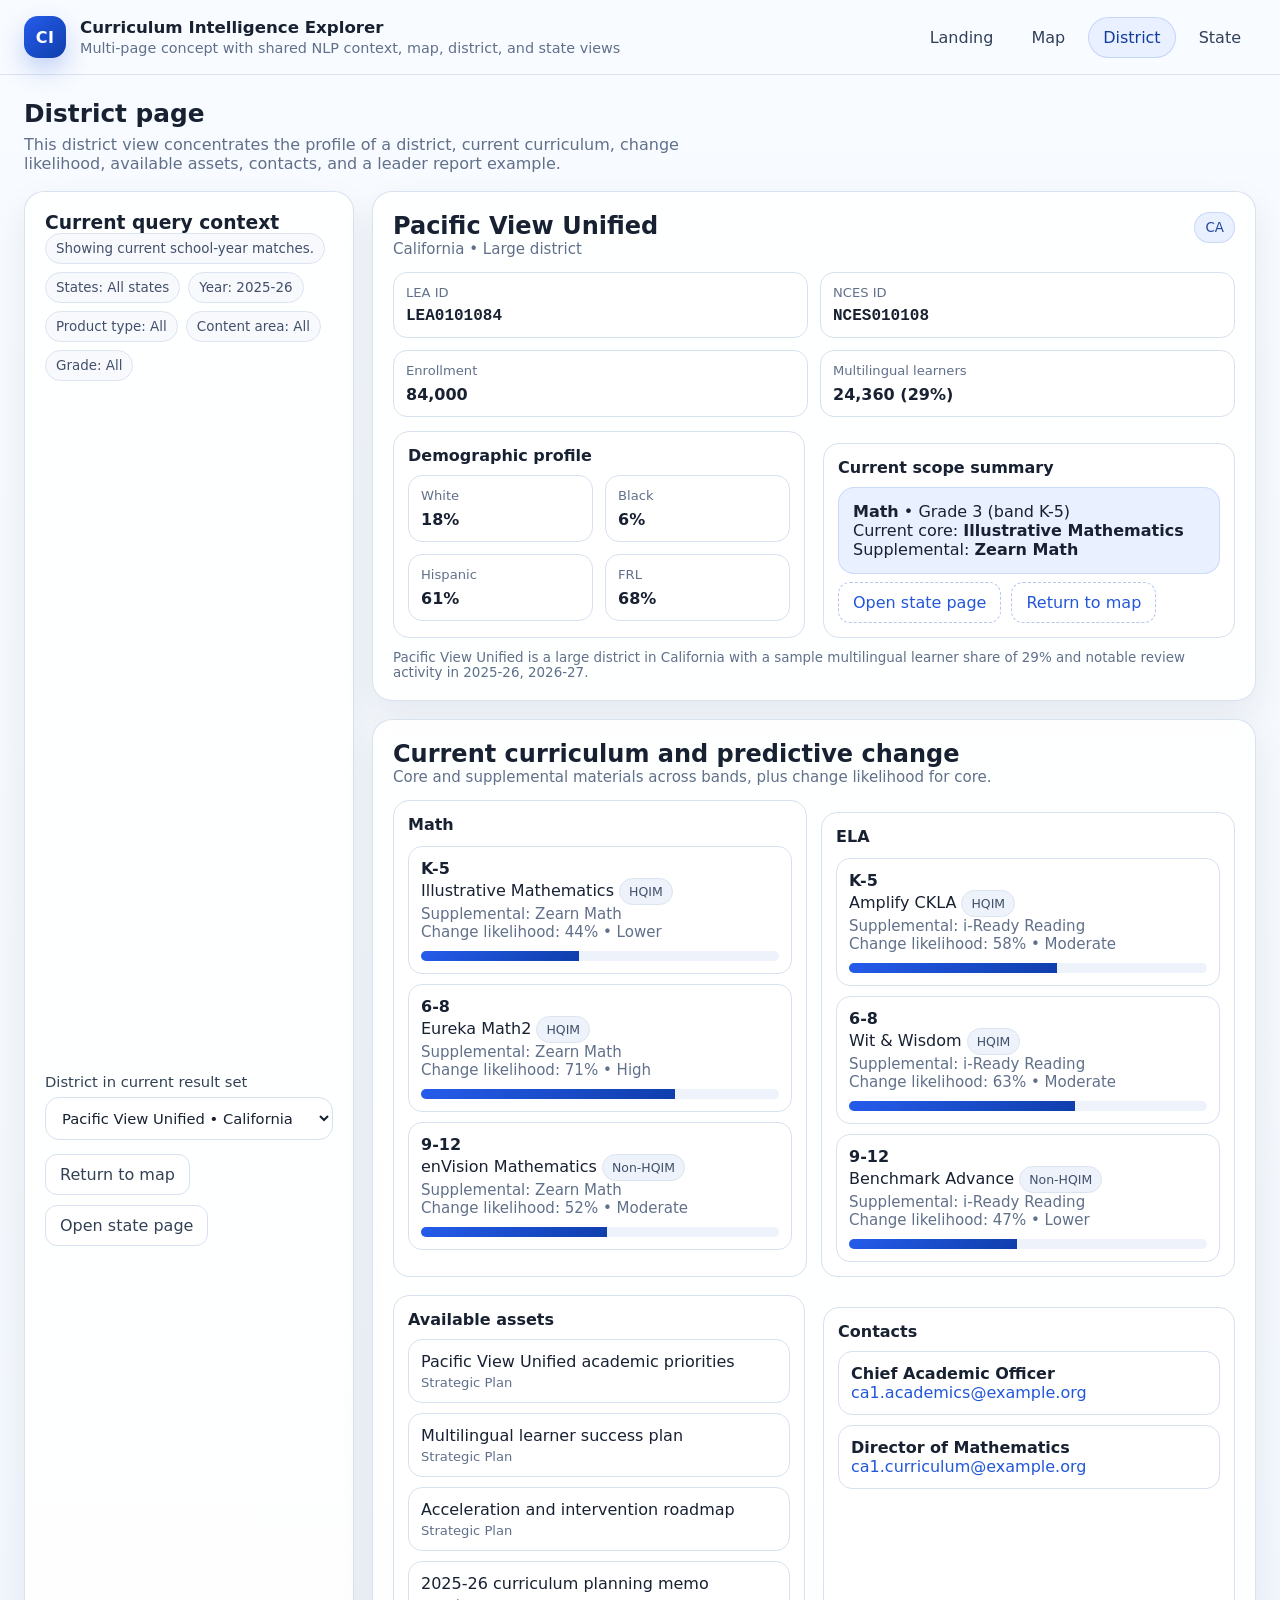
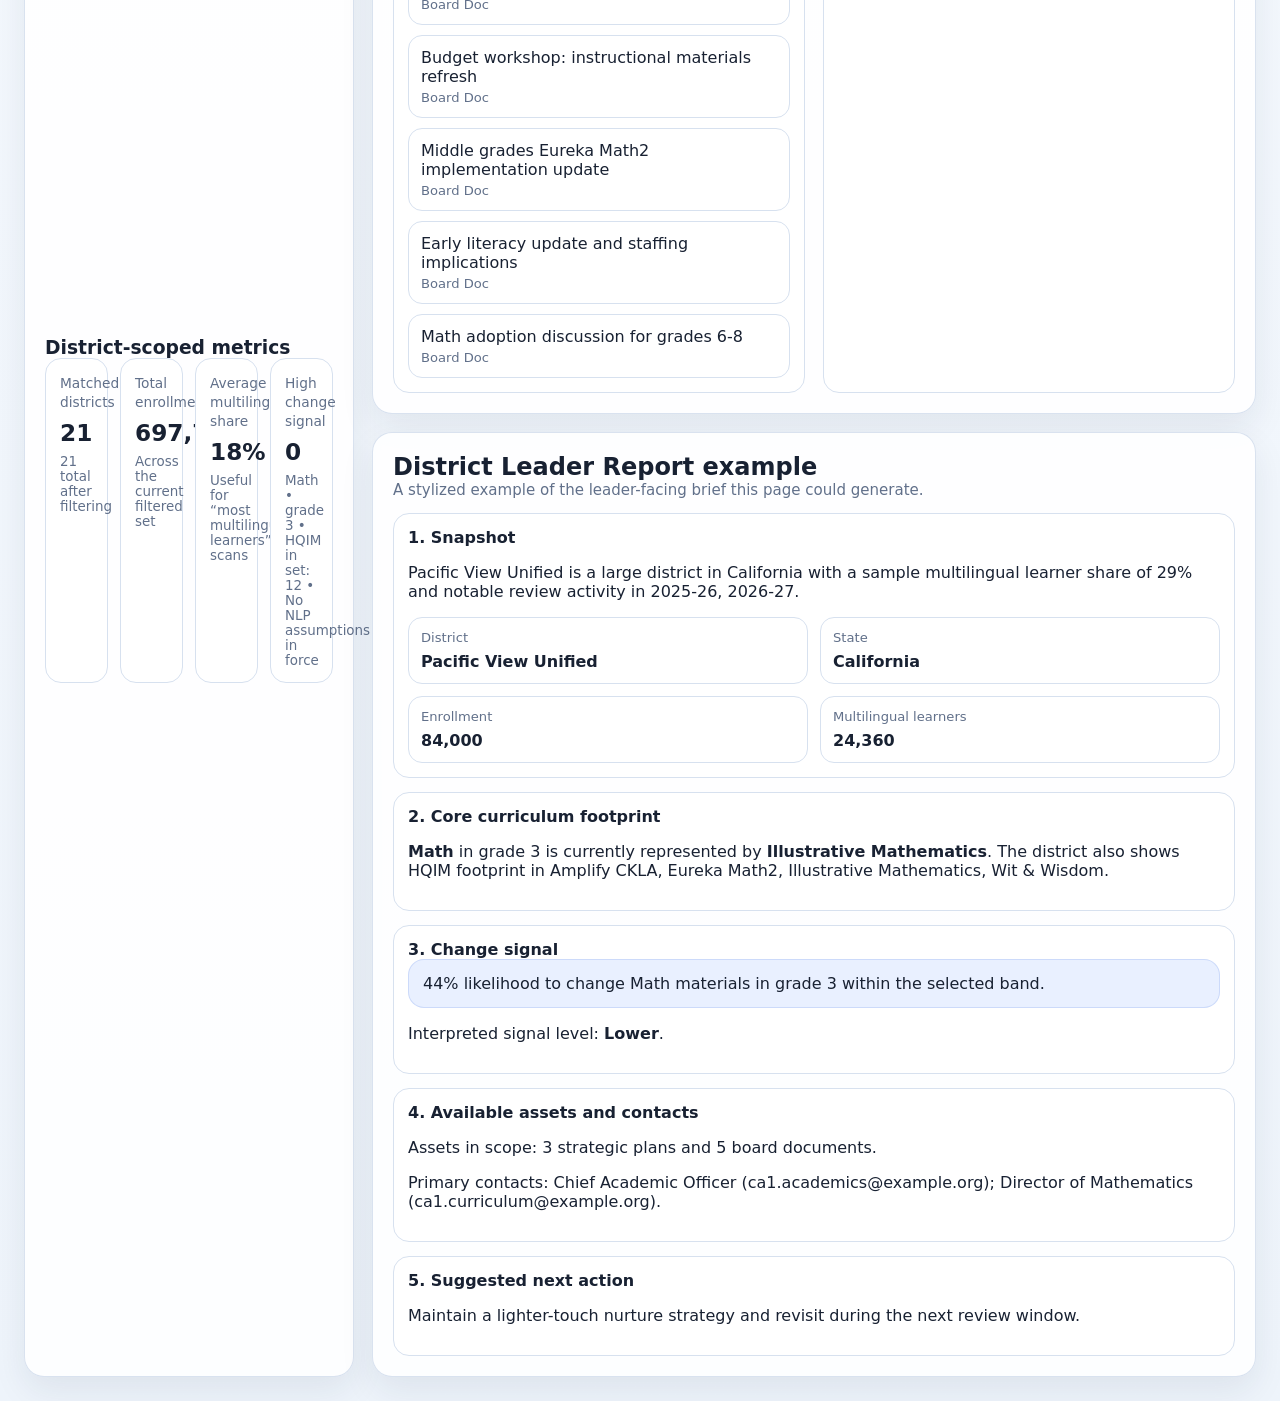
<file: curriculum_intelligence_multipage/district.html>
<!DOCTYPE html>
<html lang="en">
<head>
  <meta charset="utf-8">
  <meta name="viewport" content="width=device-width, initial-scale=1">
  <title>District page</title>
  <link rel="stylesheet" href="assets/styles.css">
</head>
<body data-page="district">
  <header class="site-header">
    <div class="header-inner">
      <div class="brand">
        <div class="logo">CI</div>
        <div>
          <h1>Curriculum Intelligence Explorer</h1>
          <p>Multi-page concept with shared NLP context, map, district, and state views</p>
        </div>
      </div>
      <nav class="nav" aria-label="Primary">
        <a data-page="index.html" href="index.html">Landing</a>
        <a data-page="map.html" href="map.html">Map</a>
        <a data-page="district.html" href="district.html">District</a>
        <a data-page="state.html" href="state.html">State</a>
      </nav>
    </div>
  </header>
  <main class="page">
    <div class="section-header" style="margin-bottom:18px">
      <div>
        <h2 class="page-title">District page</h2>
        <p class="page-intro">This district view concentrates the profile of a district, current curriculum, change likelihood, available assets, contacts, and a leader report example.</p>
      </div>
    </div>
    
<div class="page-grid detail-grid">
  <aside class="panel stack">
    <div>
      <h3>Current query context</h3>
      <div class="chip-row" id="districtInterpretation"></div>
    </div>
    <div>
      <label>
        District in current result set
        <select id="districtSelect"></select>
      </label>
      <div class="button-row">
        <a id="districtMapLink" class="button-link secondary" href="map.html">Return to map</a>
        <a id="districtStateLink" class="button-link secondary" href="state.html">Open state page</a>
      </div>
    </div>
    <div>
      <h3>District-scoped metrics</h3>
      <div class="metrics-grid" id="districtMetrics"></div>
    </div>
  </aside>
  <section class="stack">
    <div class="panel" id="districtProfile"></div>
    <div class="panel" id="districtCurriculum"></div>
    <div class="panel" id="districtReport"></div>
  </section>
</div>

  </main>
  <script src="assets/app.js"></script>
</body>
</html>
</file>
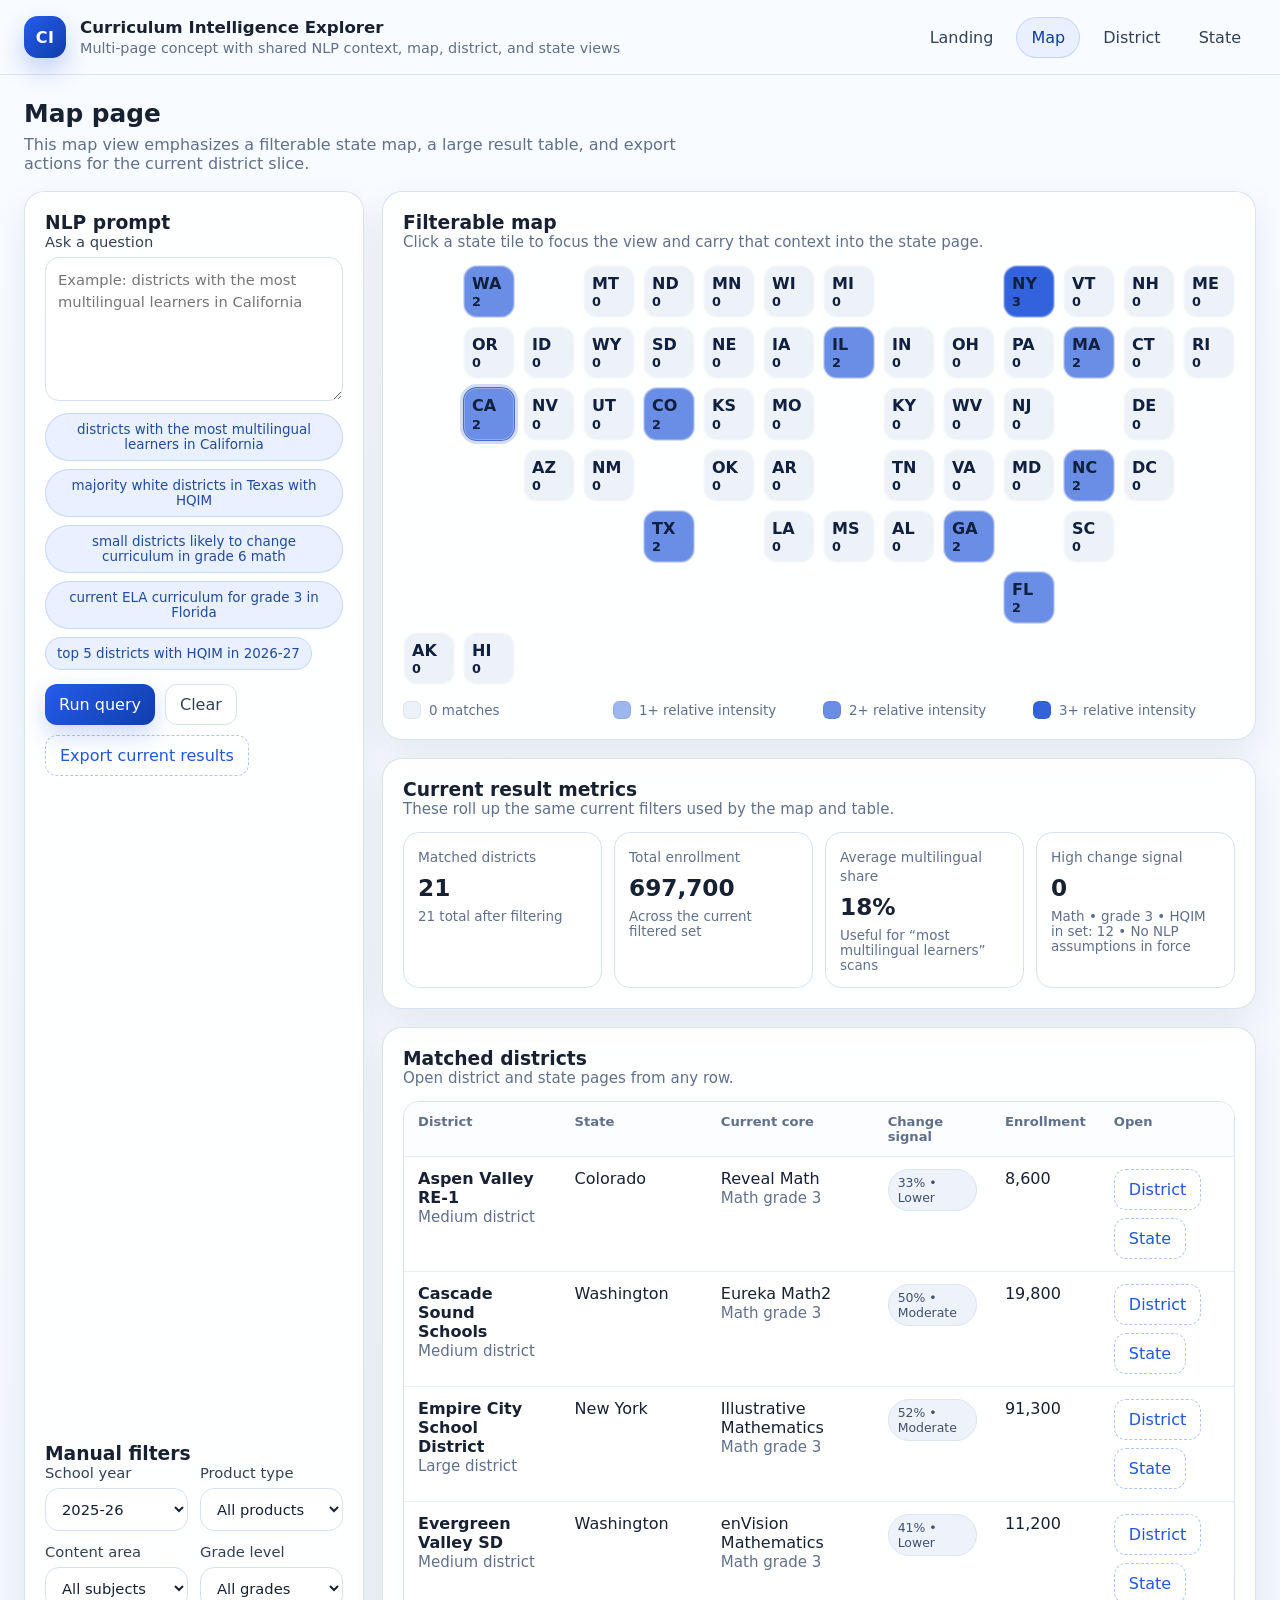
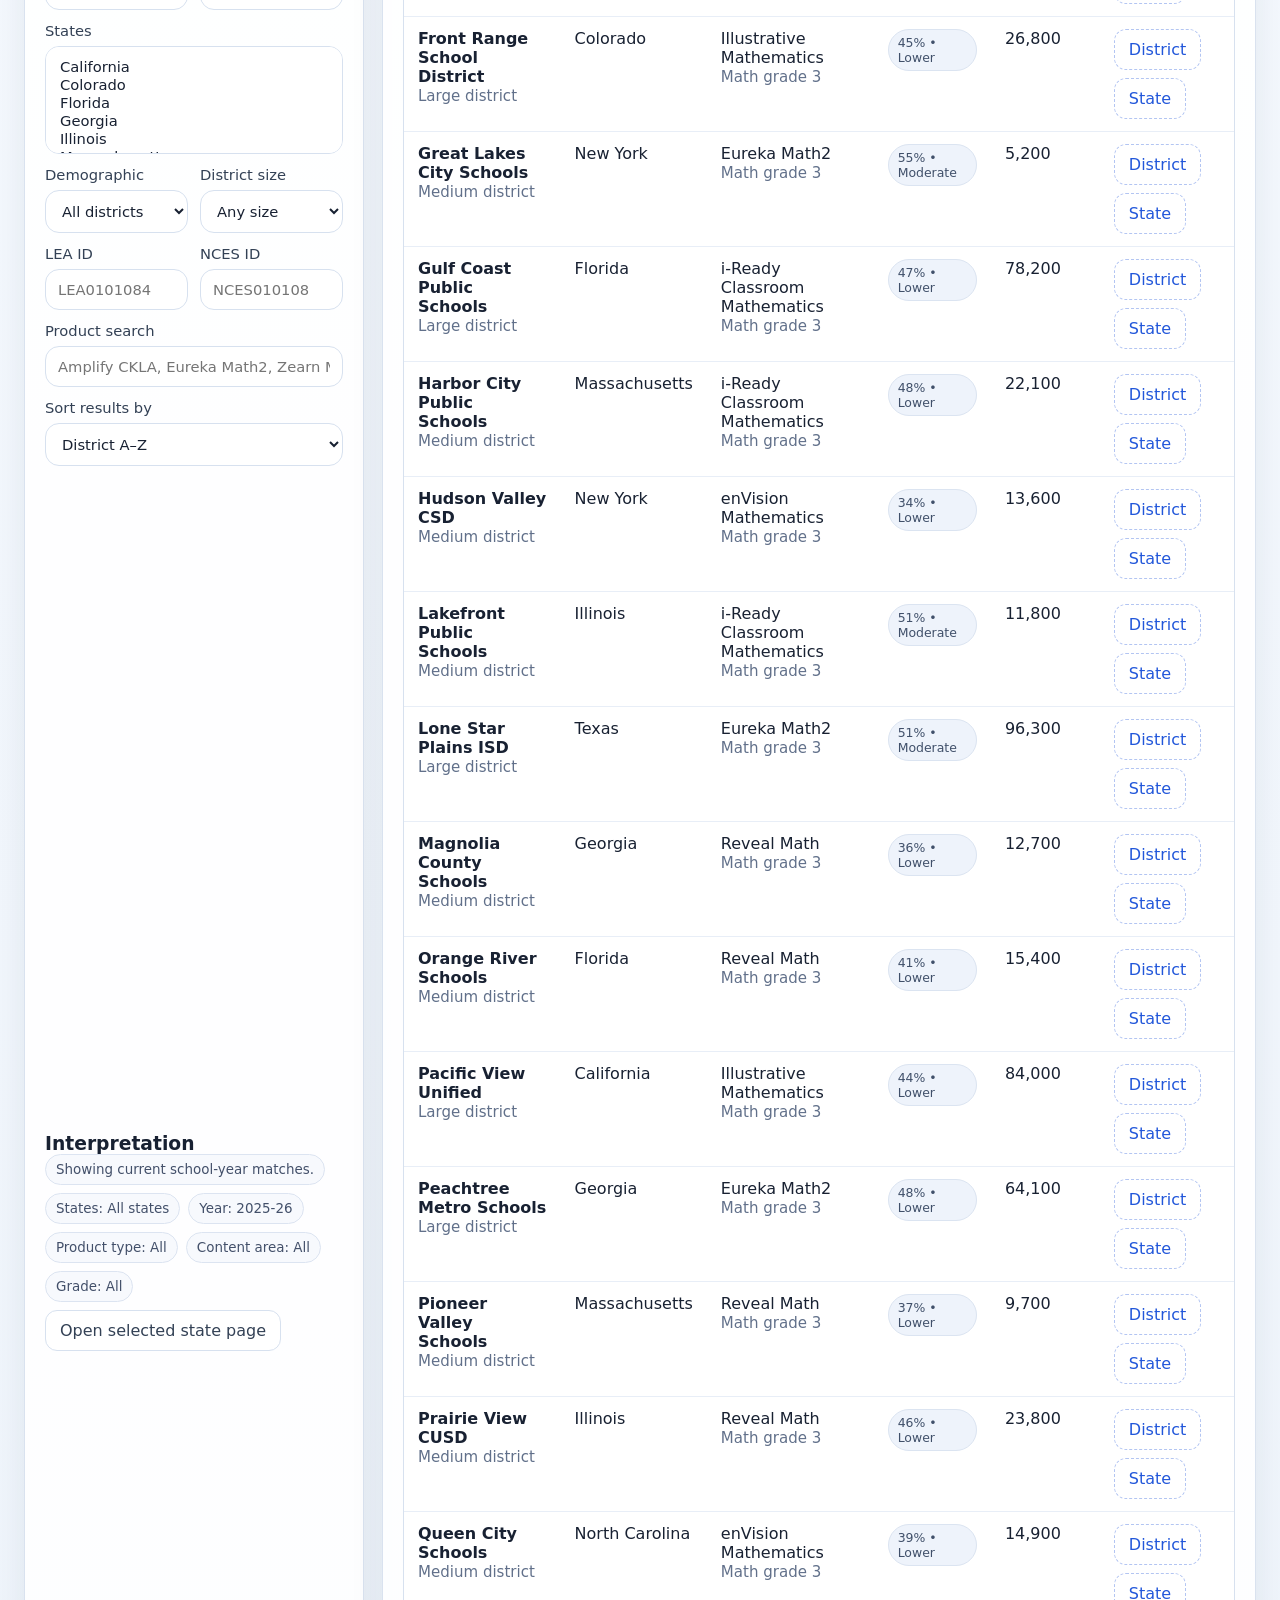
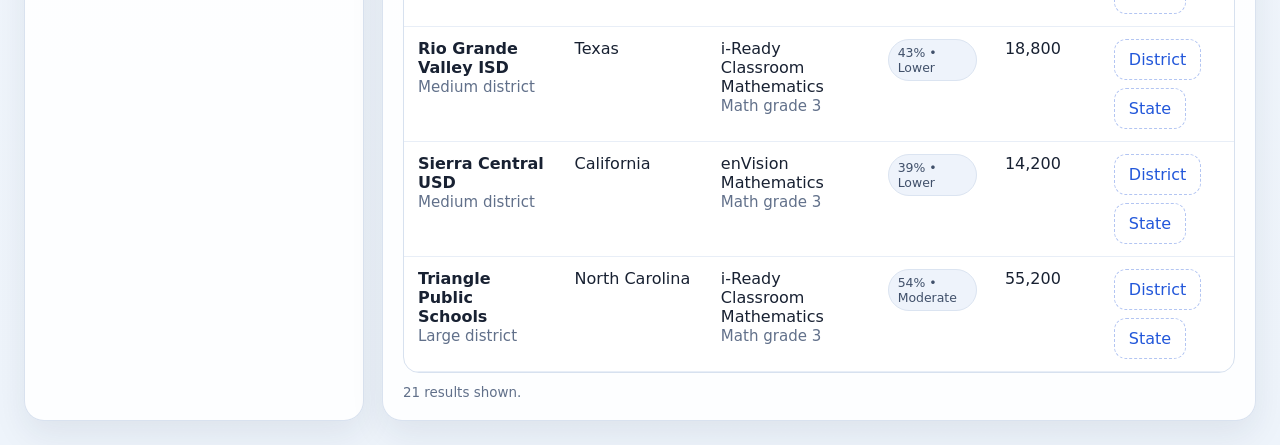
<file: curriculum_intelligence_multipage/map.html>
<!DOCTYPE html>
<html lang="en">
<head>
  <meta charset="utf-8">
  <meta name="viewport" content="width=device-width, initial-scale=1">
  <title>Map page</title>
  <link rel="stylesheet" href="assets/styles.css">
</head>
<body data-page="map">
  <header class="site-header">
    <div class="header-inner">
      <div class="brand">
        <div class="logo">CI</div>
        <div>
          <h1>Curriculum Intelligence Explorer</h1>
          <p>Multi-page concept with shared NLP context, map, district, and state views</p>
        </div>
      </div>
      <nav class="nav" aria-label="Primary">
        <a data-page="index.html" href="index.html">Landing</a>
        <a data-page="map.html" href="map.html">Map</a>
        <a data-page="district.html" href="district.html">District</a>
        <a data-page="state.html" href="state.html">State</a>
      </nav>
    </div>
  </header>
  <main class="page">
    <div class="section-header" style="margin-bottom:18px">
      <div>
        <h2 class="page-title">Map page</h2>
        <p class="page-intro">This map view emphasizes a filterable state map, a large result table, and export actions for the current district slice.</p>
      </div>
    </div>
    
<div class="page-grid map-grid">
  <aside class="panel stack">
    <div>
      <h3>NLP prompt</h3>
      <label>
        Ask a question
        <textarea id="mapQuery" placeholder="Example: districts with the most multilingual learners in California"></textarea>
      </label>
      <div class="examples" id="mapExamples"></div>
      <div class="button-row">
        <button id="mapRun" class="primary" type="button">Run query</button>
        <button id="mapClear" class="secondary" type="button">Clear</button>
        <button id="mapExport" class="ghost" type="button">Export current results</button>
      </div>
    </div>
    <div>
      <h3>Manual filters</h3>
      <div id="mapFilters"></div>
    </div>
    <div>
      <h3>Interpretation</h3>
      <div class="chip-row" id="mapInterpretation"></div>
      <div class="button-row tight">
        <a id="mapStatePage" class="button-link secondary" href="state.html">Open selected state page</a>
      </div>
    </div>
  </aside>
  <section class="stack">
    <div class="panel">
      <div class="section-header">
        <div>
          <h3>Filterable map</h3>
          <div class="small-text">Click a state tile to focus the view and carry that context into the state page.</div>
        </div>
      </div>
      <div id="tileMap" class="tile-map" aria-label="Filterable tile map"></div>
      <div id="legendScale" class="legend"></div>
    </div>
    <div class="panel">
      <div class="section-header">
        <div>
          <h3>Current result metrics</h3>
          <div class="small-text">These roll up the same current filters used by the map and table.</div>
        </div>
      </div>
      <div class="metrics-grid" id="mapMetrics"></div>
    </div>
    <div class="panel">
      <div class="section-header">
        <div>
          <h3>Matched districts</h3>
          <div class="small-text">Open district and state pages from any row.</div>
        </div>
      </div>
      <div id="mapTable"></div>
    </div>
  </section>
</div>

  </main>
  <script src="assets/app.js"></script>
</body>
</html>
</file>
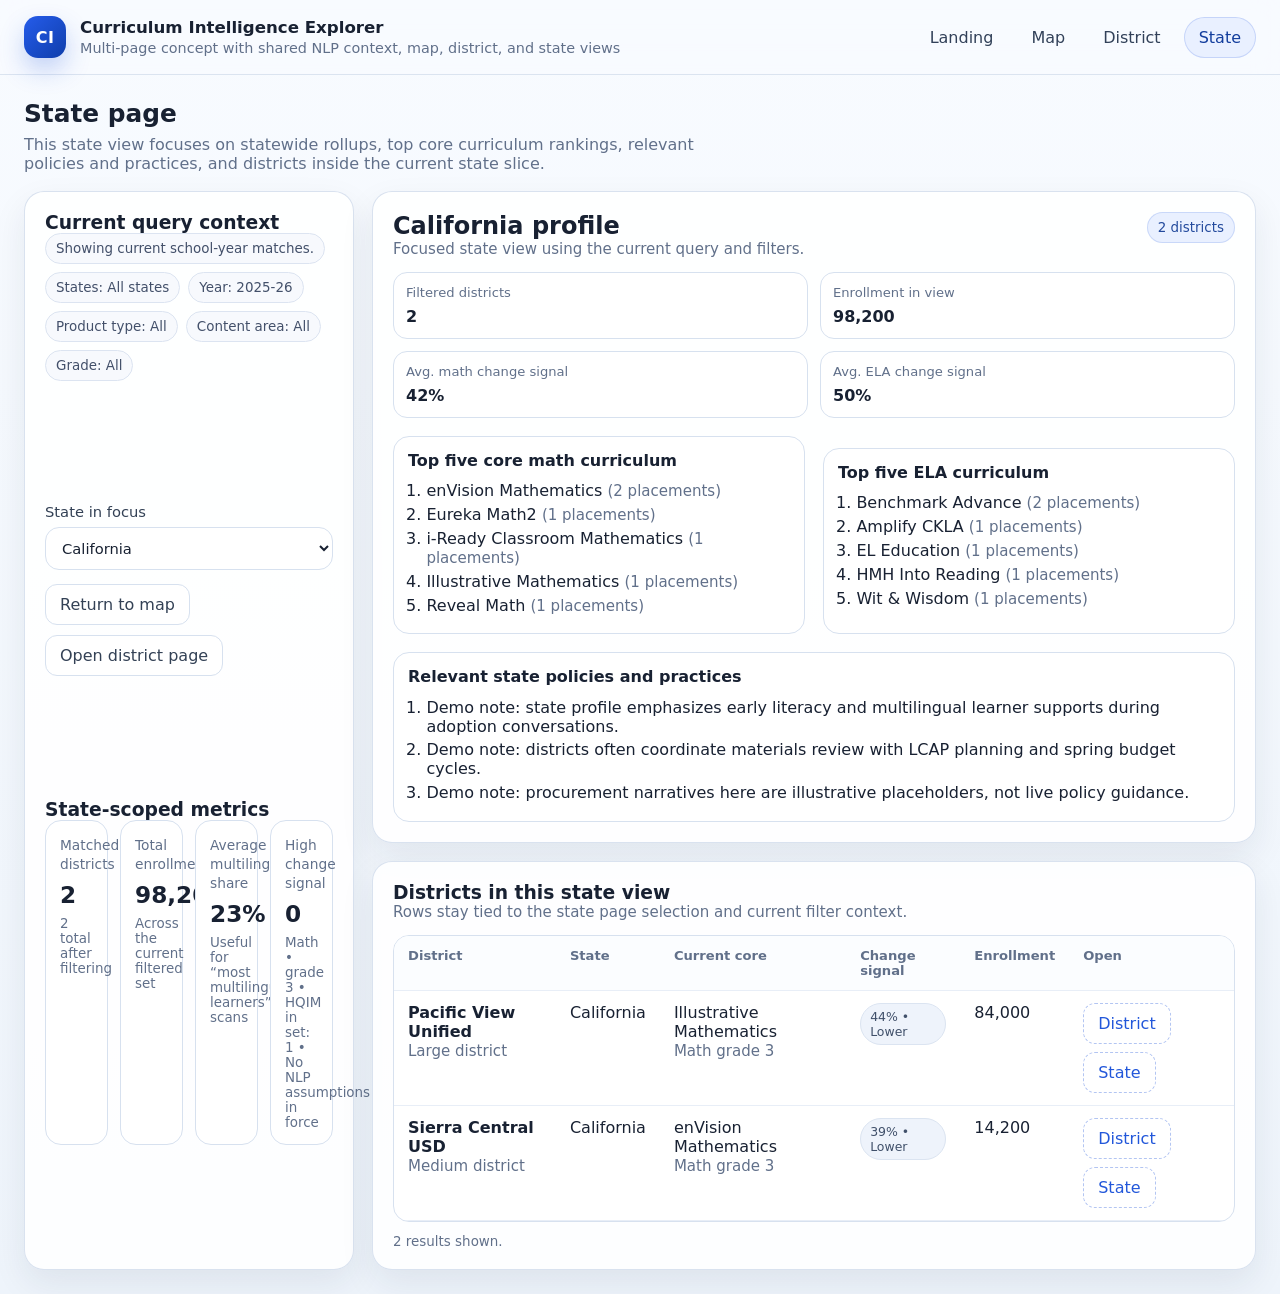
<file: curriculum_intelligence_multipage/state.html>
<!DOCTYPE html>
<html lang="en">
<head>
  <meta charset="utf-8">
  <meta name="viewport" content="width=device-width, initial-scale=1">
  <title>State page</title>
  <link rel="stylesheet" href="assets/styles.css">
</head>
<body data-page="state">
  <header class="site-header">
    <div class="header-inner">
      <div class="brand">
        <div class="logo">CI</div>
        <div>
          <h1>Curriculum Intelligence Explorer</h1>
          <p>Multi-page concept with shared NLP context, map, district, and state views</p>
        </div>
      </div>
      <nav class="nav" aria-label="Primary">
        <a data-page="index.html" href="index.html">Landing</a>
        <a data-page="map.html" href="map.html">Map</a>
        <a data-page="district.html" href="district.html">District</a>
        <a data-page="state.html" href="state.html">State</a>
      </nav>
    </div>
  </header>
  <main class="page">
    <div class="section-header" style="margin-bottom:18px">
      <div>
        <h2 class="page-title">State page</h2>
        <p class="page-intro">This state view focuses on statewide rollups, top core curriculum rankings, relevant policies and practices, and districts inside the current state slice.</p>
      </div>
    </div>
    
<div class="page-grid detail-grid">
  <aside class="panel stack">
    <div>
      <h3>Current query context</h3>
      <div class="chip-row" id="stateInterpretation"></div>
    </div>
    <div>
      <label>
        State in focus
        <select id="stateSelect"></select>
      </label>
      <div class="button-row">
        <a id="stateMapLink" class="button-link secondary" href="map.html">Return to map</a>
        <a id="stateDistrictLink" class="button-link secondary" href="district.html">Open district page</a>
      </div>
    </div>
    <div>
      <h3>State-scoped metrics</h3>
      <div class="metrics-grid" id="stateMetrics"></div>
    </div>
  </aside>
  <section class="stack">
    <div class="panel" id="stateProfile"></div>
    <div class="panel">
      <div class="section-header">
        <div>
          <h3>Districts in this state view</h3>
          <div class="small-text">Rows stay tied to the state page selection and current filter context.</div>
        </div>
      </div>
      <div id="stateDistrictTable"></div>
    </div>
  </section>
</div>

  </main>
  <script src="assets/app.js"></script>
</body>
</html>
</file>
<file: curriculum_intelligence_multipage/assets/styles.css>
:root{
  --bg:#eef4fb;
  --panel:#ffffff;
  --panel-soft:rgba(255,255,255,.88);
  --border:#d7e1ef;
  --text:#182132;
  --muted:#61708a;
  --accent:#2257da;
  --accent-soft:#e9f0ff;
  --good:#15803d;
  --warn:#c2410c;
  --shadow:0 14px 34px rgba(20,32,58,.08);
  --radius:20px;
  --radius-sm:14px;
  --max:1380px;
}
*{box-sizing:border-box}
html,body{margin:0;padding:0}
body{
  min-height:100vh;
  color:var(--text);
  background:linear-gradient(180deg,#f8fbff 0%,var(--bg) 100%);
  font-family:Inter,ui-sans-serif,system-ui,-apple-system,"Segoe UI",Roboto,Arial,sans-serif;
}
a{color:var(--accent);text-decoration:none}
a:hover{text-decoration:underline}
button,input,select,textarea{font:inherit}
button{cursor:pointer}
.site-header{
  position:sticky;
  top:0;
  z-index:5;
  backdrop-filter:blur(12px);
  background:rgba(248,251,255,.82);
  border-bottom:1px solid rgba(215,225,239,.9);
}
.header-inner{
  max-width:var(--max);
  margin:0 auto;
  padding:16px 24px;
  display:flex;
  align-items:center;
  justify-content:space-between;
  gap:18px;
  flex-wrap:wrap;
}
.brand{
  display:flex;
  align-items:center;
  gap:14px;
}
.logo{
  width:42px;
  height:42px;
  border-radius:14px;
  background:linear-gradient(135deg,#255ceb 0%,#0f3eab 100%);
  color:#fff;
  display:grid;
  place-items:center;
  font-weight:800;
  letter-spacing:.02em;
  box-shadow:0 12px 24px rgba(34,87,218,.25);
}
.brand h1{
  margin:0;
  font-size:1.04rem;
}
.brand p{
  margin:.2rem 0 0;
  color:var(--muted);
  font-size:.9rem;
}
.nav{
  display:flex;
  gap:8px;
  flex-wrap:wrap;
}
.nav a{
  display:inline-flex;
  align-items:center;
  justify-content:center;
  padding:10px 14px;
  border-radius:999px;
  color:#324159;
  border:1px solid transparent;
}
.nav a.active{
  background:var(--accent-soft);
  color:#123d9d;
  border-color:rgba(34,87,218,.18);
}
.page{
  max-width:var(--max);
  margin:0 auto;
  padding:24px;
}
.page-grid{
  display:grid;
  gap:18px;
}
.landing-grid{
  grid-template-columns:minmax(0,1.3fr) minmax(320px,.7fr);
}
.map-grid{
  grid-template-columns:340px minmax(0,1fr);
}
.detail-grid{
  grid-template-columns:330px minmax(0,1fr);
}
.stack{
  display:grid;
  gap:18px;
}
.panel{
  background:var(--panel-soft);
  border:1px solid rgba(215,225,239,.95);
  box-shadow:var(--shadow);
  border-radius:var(--radius);
  padding:20px;
}
.hero{
  padding:28px;
}
.eyebrow{
  display:inline-flex;
  align-items:center;
  gap:8px;
  border-radius:999px;
  padding:8px 12px;
  background:var(--accent-soft);
  color:#234a9d;
  border:1px solid rgba(34,87,218,.16);
  font-size:.88rem;
}
.hero h2{
  margin:14px 0 10px;
  font-size:clamp(2rem,3vw,3rem);
  line-height:1.02;
}
.hero p{
  margin:0;
  color:var(--muted);
  max-width:66ch;
}
.hero-grid{
  margin-top:20px;
  display:grid;
  grid-template-columns:minmax(0,1fr) 320px;
  gap:18px;
}
.section-header{
  display:flex;
  align-items:flex-start;
  justify-content:space-between;
  gap:12px;
  flex-wrap:wrap;
  margin-bottom:14px;
}
.section-header h2,.section-header h3,.panel h2,.panel h3{
  margin:0;
}
.helper-text,.small-text,.muted{
  color:var(--muted);
  font-size:.94rem;
}
textarea,input,select{
  width:100%;
  border:1px solid var(--border);
  border-radius:14px;
  padding:11px 12px;
  background:#fff;
  color:var(--text);
}
textarea{
  min-height:144px;
  resize:vertical;
  line-height:1.45;
}
select[multiple]{min-height:108px}
label{
  display:grid;
  gap:7px;
  font-size:.92rem;
  color:#334155;
}
.form-grid{
  display:grid;
  grid-template-columns:repeat(2,minmax(0,1fr));
  gap:12px;
}
.form-grid .full{
  grid-column:1/-1;
}
.button-row{
  display:flex;
  gap:10px;
  flex-wrap:wrap;
  margin-top:14px;
}
.button-row.tight{margin-top:8px}
button,.button-link{
  border:none;
  border-radius:12px;
  padding:10px 14px;
  transition:transform .15s ease, box-shadow .15s ease, opacity .15s ease;
}
button:hover,.button-link:hover{transform:translateY(-1px);text-decoration:none}
button.primary,.button-link.primary{
  background:linear-gradient(135deg,#255ceb 0%, #0f3eab 100%);
  color:#fff;
  box-shadow:0 10px 24px rgba(33,86,217,.22);
}
button.secondary,.button-link.secondary{
  background:#fff;
  color:#334155;
  border:1px solid var(--border);
}
button.ghost,.button-link.ghost{
  background:transparent;
  color:var(--accent);
  border:1px dashed rgba(33,86,217,.34);
}
.button-link{
  display:inline-flex;
  align-items:center;
  justify-content:center;
}
.chip-row{
  display:flex;
  flex-wrap:wrap;
  gap:8px;
}
.chip{
  display:inline-flex;
  align-items:center;
  gap:6px;
  padding:7px 10px;
  border-radius:999px;
  border:1px solid rgba(34,87,218,.16);
  background:var(--accent-soft);
  color:#234a9d;
  font-size:.84rem;
}
.chip.neutral{
  background:#f7f9fd;
  border-color:#dce4f1;
  color:#43506a;
}
.chip.warn{
  background:#fff4eb;
  border-color:#fed7aa;
  color:#9a3412;
}
.examples{
  display:flex;
  flex-wrap:wrap;
  gap:8px;
  margin-top:12px;
}
.example-button{
  border:1px solid rgba(34,87,218,.16);
  background:var(--accent-soft);
  color:#234a9d;
  border-radius:999px;
  padding:8px 11px;
  font-size:.84rem;
}
.metrics-grid{
  display:grid;
  grid-template-columns:repeat(4,minmax(0,1fr));
  gap:12px;
}
.metric{
  border:1px solid var(--border);
  border-radius:16px;
  padding:14px;
  background:#fff;
}
.metric .label{
  color:var(--muted);
  font-size:.86rem;
}
.metric .value{
  display:block;
  margin-top:8px;
  font-size:1.45rem;
  font-weight:700;
}
.metric .foot{
  margin-top:8px;
  color:var(--muted);
  font-size:.84rem;
}
.kv-grid{
  display:grid;
  grid-template-columns:repeat(2,minmax(0,1fr));
  gap:12px;
}
.kv{
  border:1px solid var(--border);
  border-radius:14px;
  padding:12px;
  background:#fff;
}
.kv .k{
  display:block;
  color:var(--muted);
  font-size:.82rem;
}
.kv .v{
  display:block;
  margin-top:7px;
  font-weight:700;
}
.kv .v.mono{font-family:ui-monospace,SFMono-Regular,Menlo,Consolas,monospace}
.list-card{
  border:1px solid var(--border);
  border-radius:16px;
  padding:14px;
  background:#fff;
}
.list-card + .list-card{margin-top:12px}
.ranking,.clean-list{
  margin:.7rem 0 0 1.15rem;
  padding:0;
}
.ranking li,.clean-list li{margin:.3rem 0}
.table-wrap{
  border:1px solid var(--border);
  border-radius:16px;
  overflow:auto;
  background:#fff;
}
table{
  width:100%;
  border-collapse:collapse;
  min-width:760px;
}
th,td{
  padding:12px 14px;
  text-align:left;
  border-bottom:1px solid #e8eef7;
  vertical-align:top;
}
th{
  font-size:.82rem;
  color:var(--muted);
  background:#fbfdff;
  position:sticky;
  top:0;
  z-index:1;
}
tbody tr:hover{background:#f9fbff}
.inline-actions{
  display:flex;
  gap:8px;
  flex-wrap:wrap;
}
.tag{
  display:inline-flex;
  align-items:center;
  padding:5px 9px;
  border-radius:999px;
  background:#eef3fb;
  color:#40506a;
  font-size:.78rem;
  border:1px solid #dbe4f1;
}
.status-high{color:#166534}
.status-mid{color:#92400e}
.status-low{color:#475569}
.tile-map{
  display:grid;
  grid-template-columns:repeat(14, 1fr);
  gap:8px;
  min-height:420px;
}
.state-tile{
  min-height:50px;
  border-radius:14px;
  border:1px solid rgba(255,255,255,.7);
  box-shadow:inset 0 0 0 1px rgba(255,255,255,.26);
  color:#10203f;
  display:flex;
  flex-direction:column;
  align-items:flex-start;
  justify-content:space-between;
  padding:8px;
  font-weight:700;
}
.state-tile.selected{
  outline:3px solid rgba(15,62,171,.18);
  border-color:rgba(15,62,171,.35);
}
.state-tile .count{
  font-size:.8rem;
  font-weight:600;
}
.legend{
  margin-top:16px;
  display:grid;
  grid-template-columns:repeat(4,minmax(0,1fr));
  gap:8px;
}
.legend-row{
  display:flex;
  align-items:center;
  gap:8px;
  color:var(--muted);
  font-size:.84rem;
}
.legend-swatch{
  width:18px;
  height:18px;
  border-radius:6px;
  border:1px solid rgba(0,0,0,.06);
}
.two-col{
  display:grid;
  grid-template-columns:repeat(2,minmax(0,1fr));
  gap:18px;
}
.curriculum-grid{
  display:grid;
  grid-template-columns:repeat(2,minmax(0,1fr));
  gap:14px;
}
.band-grid{
  display:grid;
  gap:10px;
  margin-top:12px;
}
.band-card{
  border:1px solid var(--border);
  border-radius:14px;
  padding:12px;
  background:#fff;
}
.band-card strong{display:block}
.progress-wrap{
  display:grid;
  gap:10px;
}
.progress{
  height:10px;
  background:#edf2fb;
  border-radius:999px;
  overflow:hidden;
}
.progress span{
  display:block;
  height:100%;
  background:linear-gradient(135deg,#255ceb 0%, #0f3eab 100%);
}
.asset-list,.contact-list{
  display:grid;
  gap:10px;
}
.asset-item,.contact-item{
  border:1px solid var(--border);
  border-radius:14px;
  padding:12px;
  background:#fff;
}
.asset-type{
  color:var(--muted);
  font-size:.82rem;
  margin-top:4px;
}
.highlight{
  border:1px solid rgba(34,87,218,.14);
  border-radius:16px;
  background:var(--accent-soft);
  padding:14px;
}
.report{
  display:grid;
  gap:14px;
}
.report-section{
  border:1px solid var(--border);
  border-radius:16px;
  background:#fff;
  padding:14px;
}
.empty{
  border:1px dashed var(--border);
  border-radius:16px;
  padding:18px;
  color:var(--muted);
  background:#fbfdff;
}
.footer-note{
  margin-top:12px;
  color:var(--muted);
  font-size:.84rem;
}
.badge-row{display:flex;flex-wrap:wrap;gap:8px}
.page-title{
  margin:0;
  font-size:1.55rem;
}
.page-intro{
  margin:.45rem 0 0;
  color:var(--muted);
  max-width:68ch;
}
@media (max-width: 1160px){
  .landing-grid,.map-grid,.detail-grid,.hero-grid,.two-col{grid-template-columns:1fr}
}
@media (max-width: 840px){
  .metrics-grid{grid-template-columns:repeat(2,minmax(0,1fr))}
  .form-grid,.curriculum-grid,.kv-grid,.legend{grid-template-columns:1fr}
  .page{padding:18px}
  .panel,.hero{padding:18px}
}
@media (max-width: 560px){
  .metrics-grid{grid-template-columns:1fr}
}
</file>
